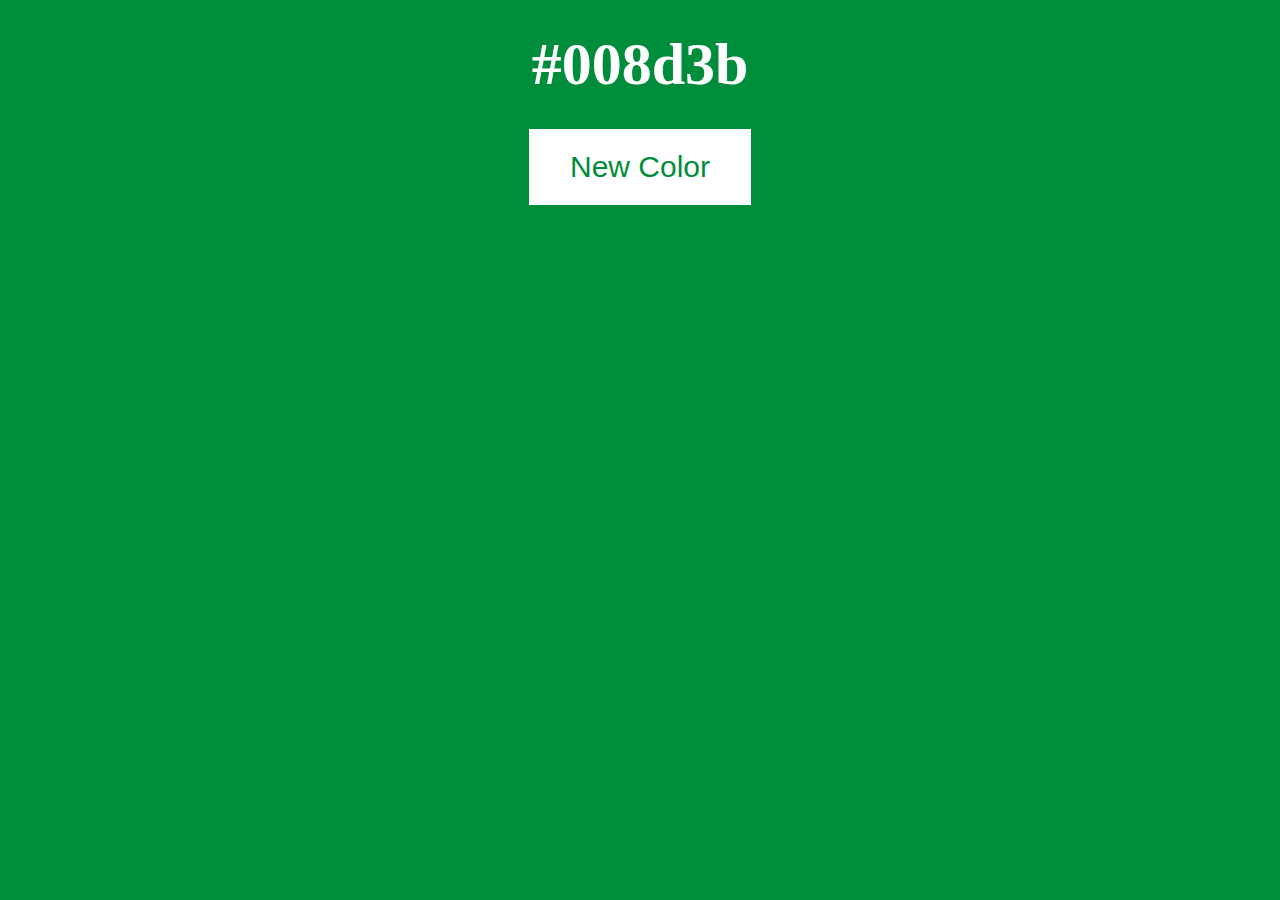
<file: dm_13_ur_complicated/index.html>
<!DOCTYPE html>
<html lang="ru">
<head>
    <meta charset="UTF-8">
    <meta name="viewport" content="width=device-width, initial-scale=1.0">
    <meta http-equiv="X-UA-Compatible" content="ie=edge">
    <title>Урок 13 RondomColor </title>
    <link rel="stylesheet" href="css/style.css">
</head>
<body>
    <div class="wrapper">
        <h1>#008d3b</h1>
        <button id="change">New Color</button>
    </div>
    <script src="js/script.js" type="application/ecmascript"></script>
</body>
</html>
</file>
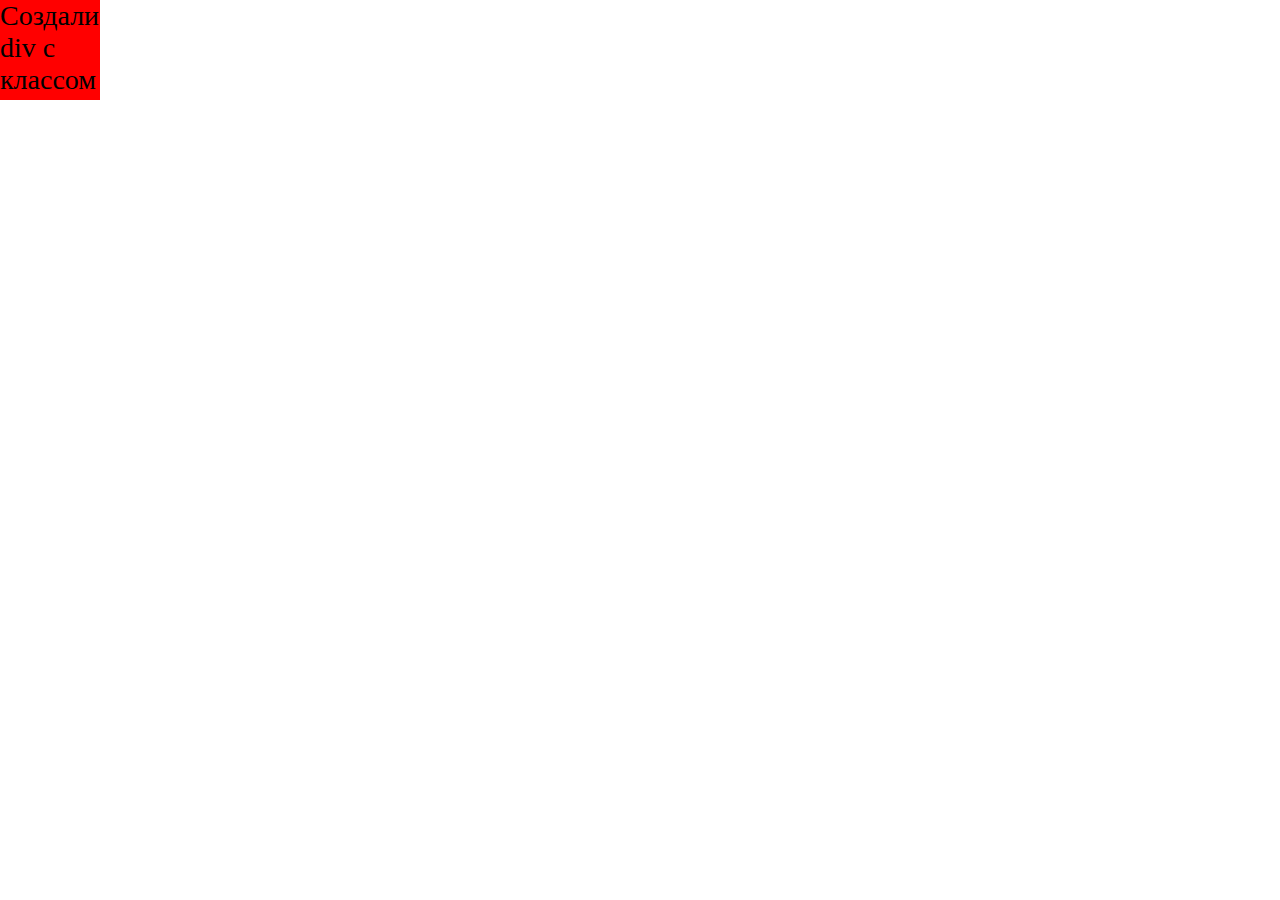
<file: dm_14_ur_complicated/index.html>
<!DOCTYPE html>
<html lang="ru">
<head>
    <meta charset="UTF-8">
    <meta name="viewport" content="width=device-width, initial-scale=1.0">
    <title>Document</title>
</head>
<body>
    <script src="script.js"></script>
</body>
</html>
</file>
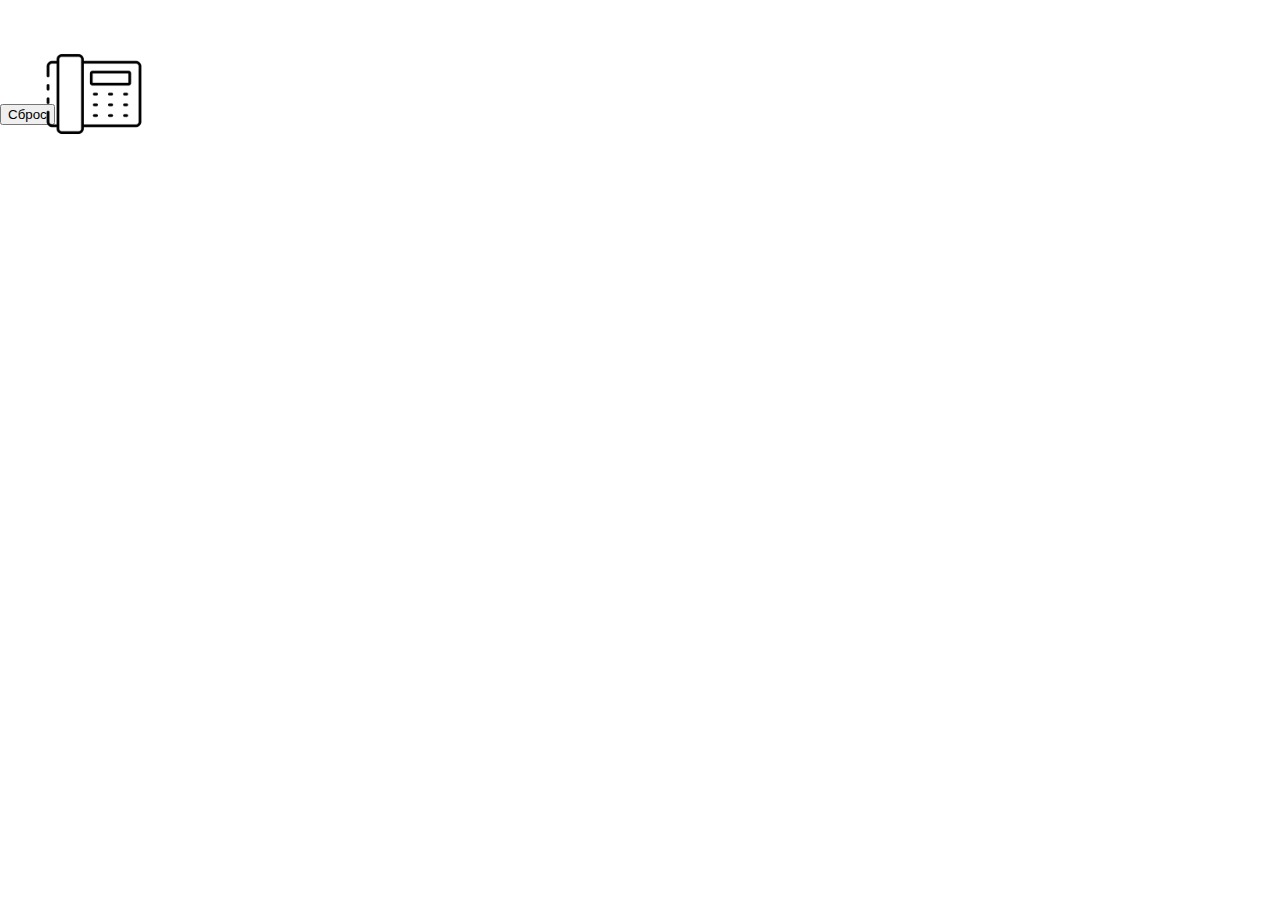
<file: dm_18_ur_complicated_2/index.html>
<!DOCTYPE html>
<html lang="ru">
<head>
    <meta charset="UTF-8">
    <meta name="viewport" content="width=device-width, initial-scale=1.0">
    <title>Dурок18 усложненный 1</title>
    <link rel="stylesheet" href="style.css">
</head>
<body>
    <div class='anima' >
        <img src="img/landline.png" alt="anima">
    </div>
    <button type="reset">Сброс</button>
    <script src="scrip.js"></script>
</body>
</html>
</file>
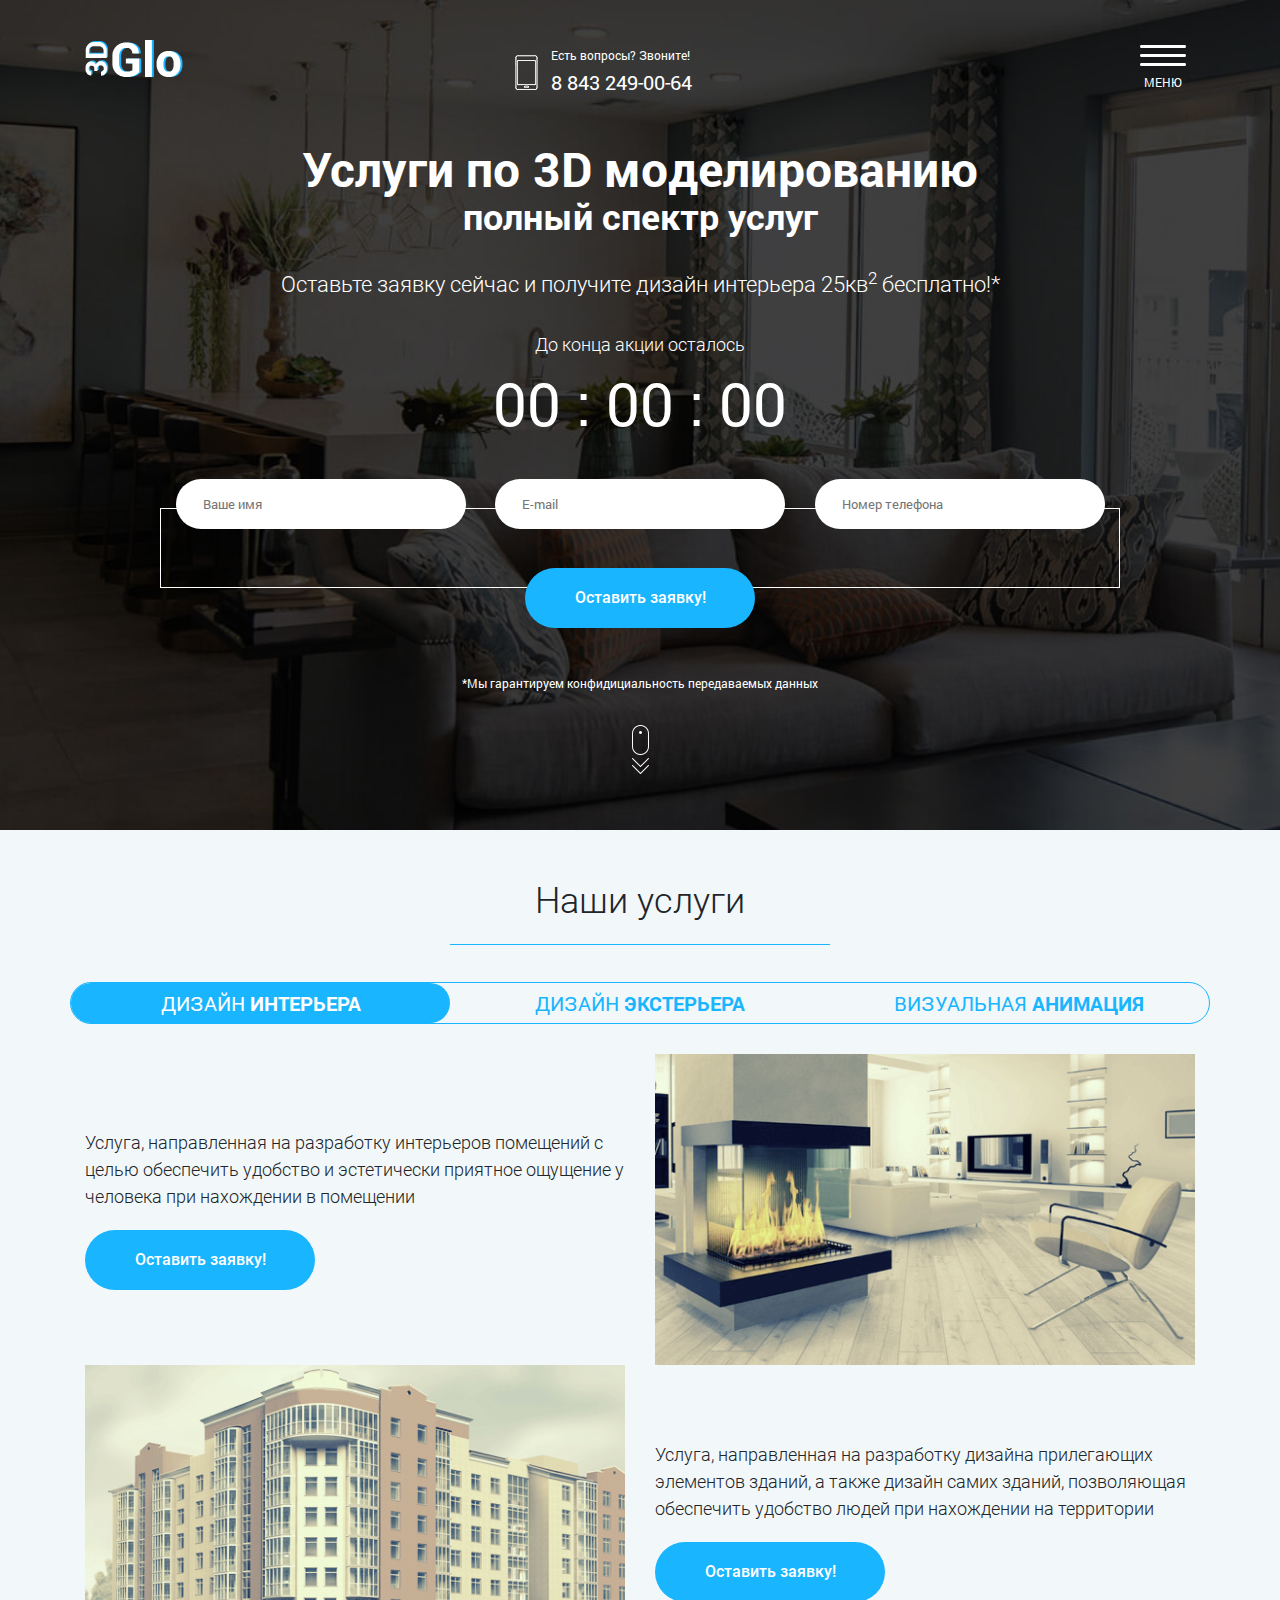
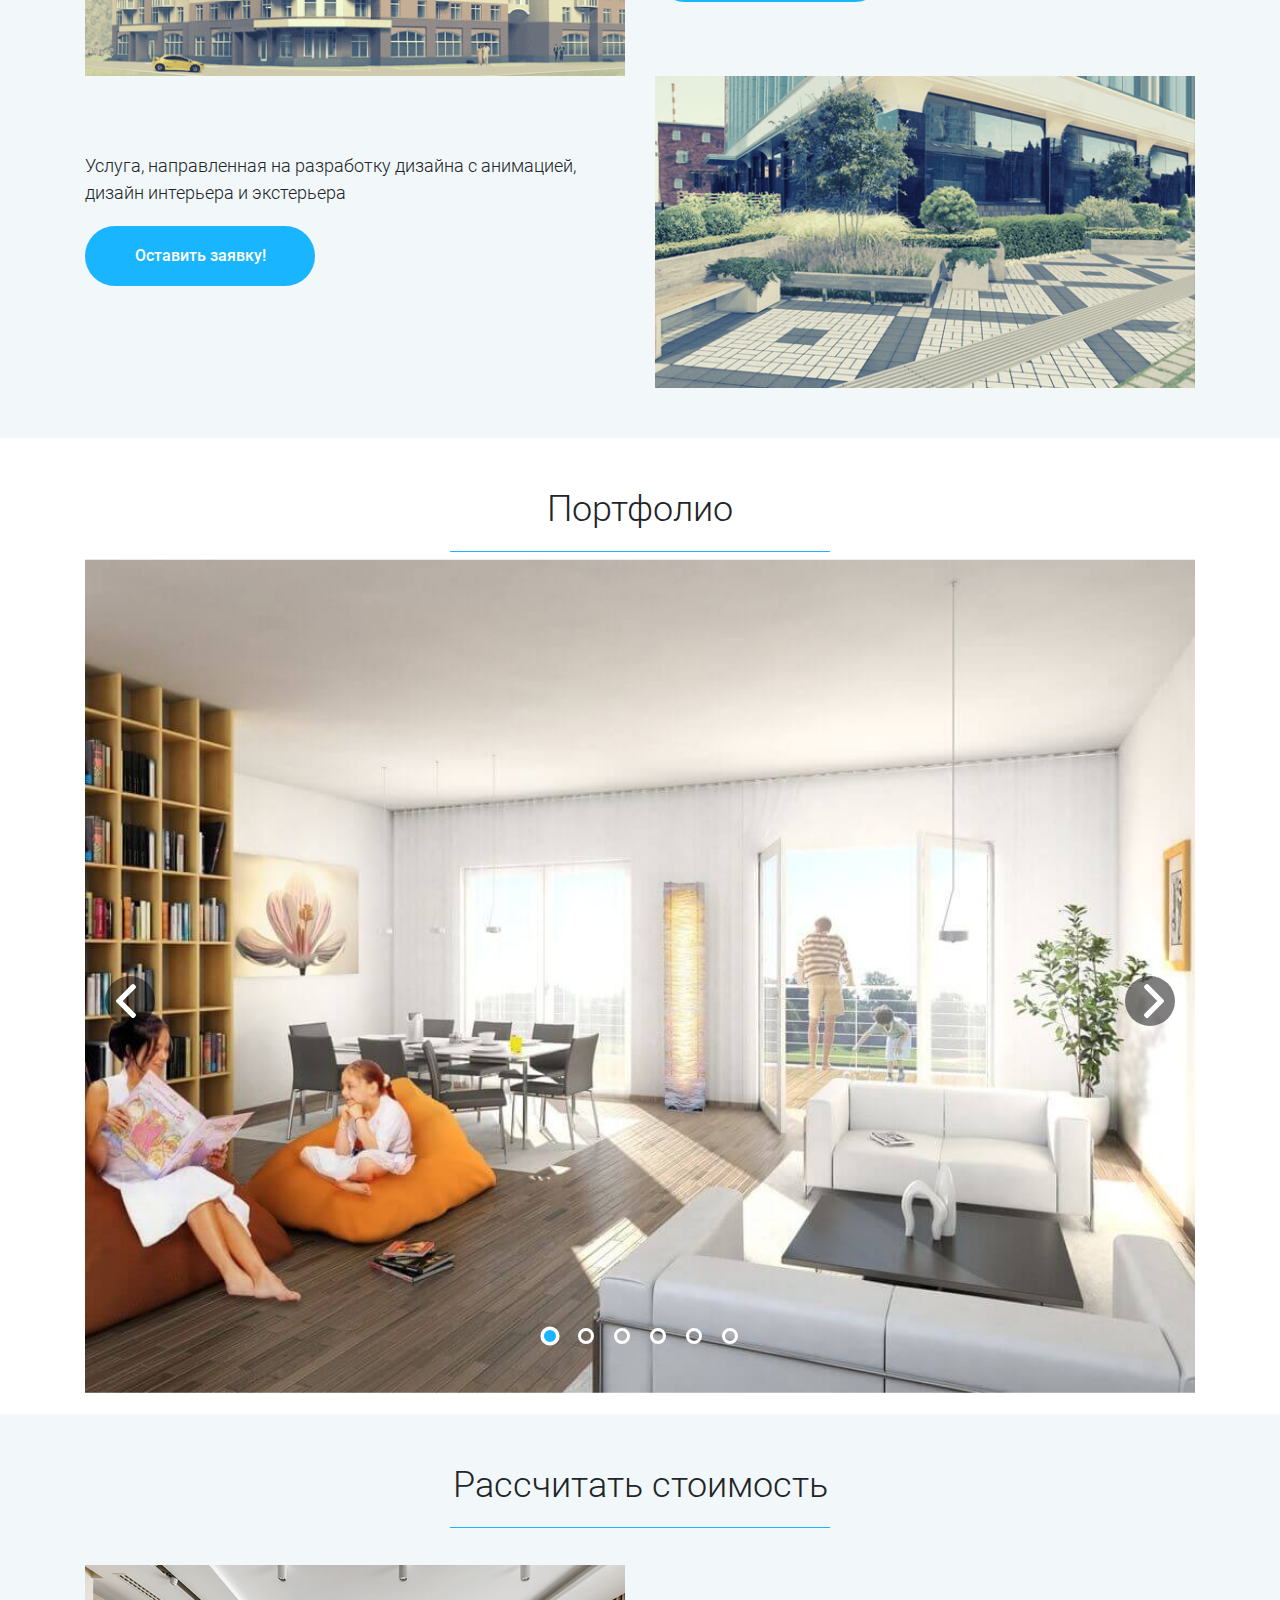
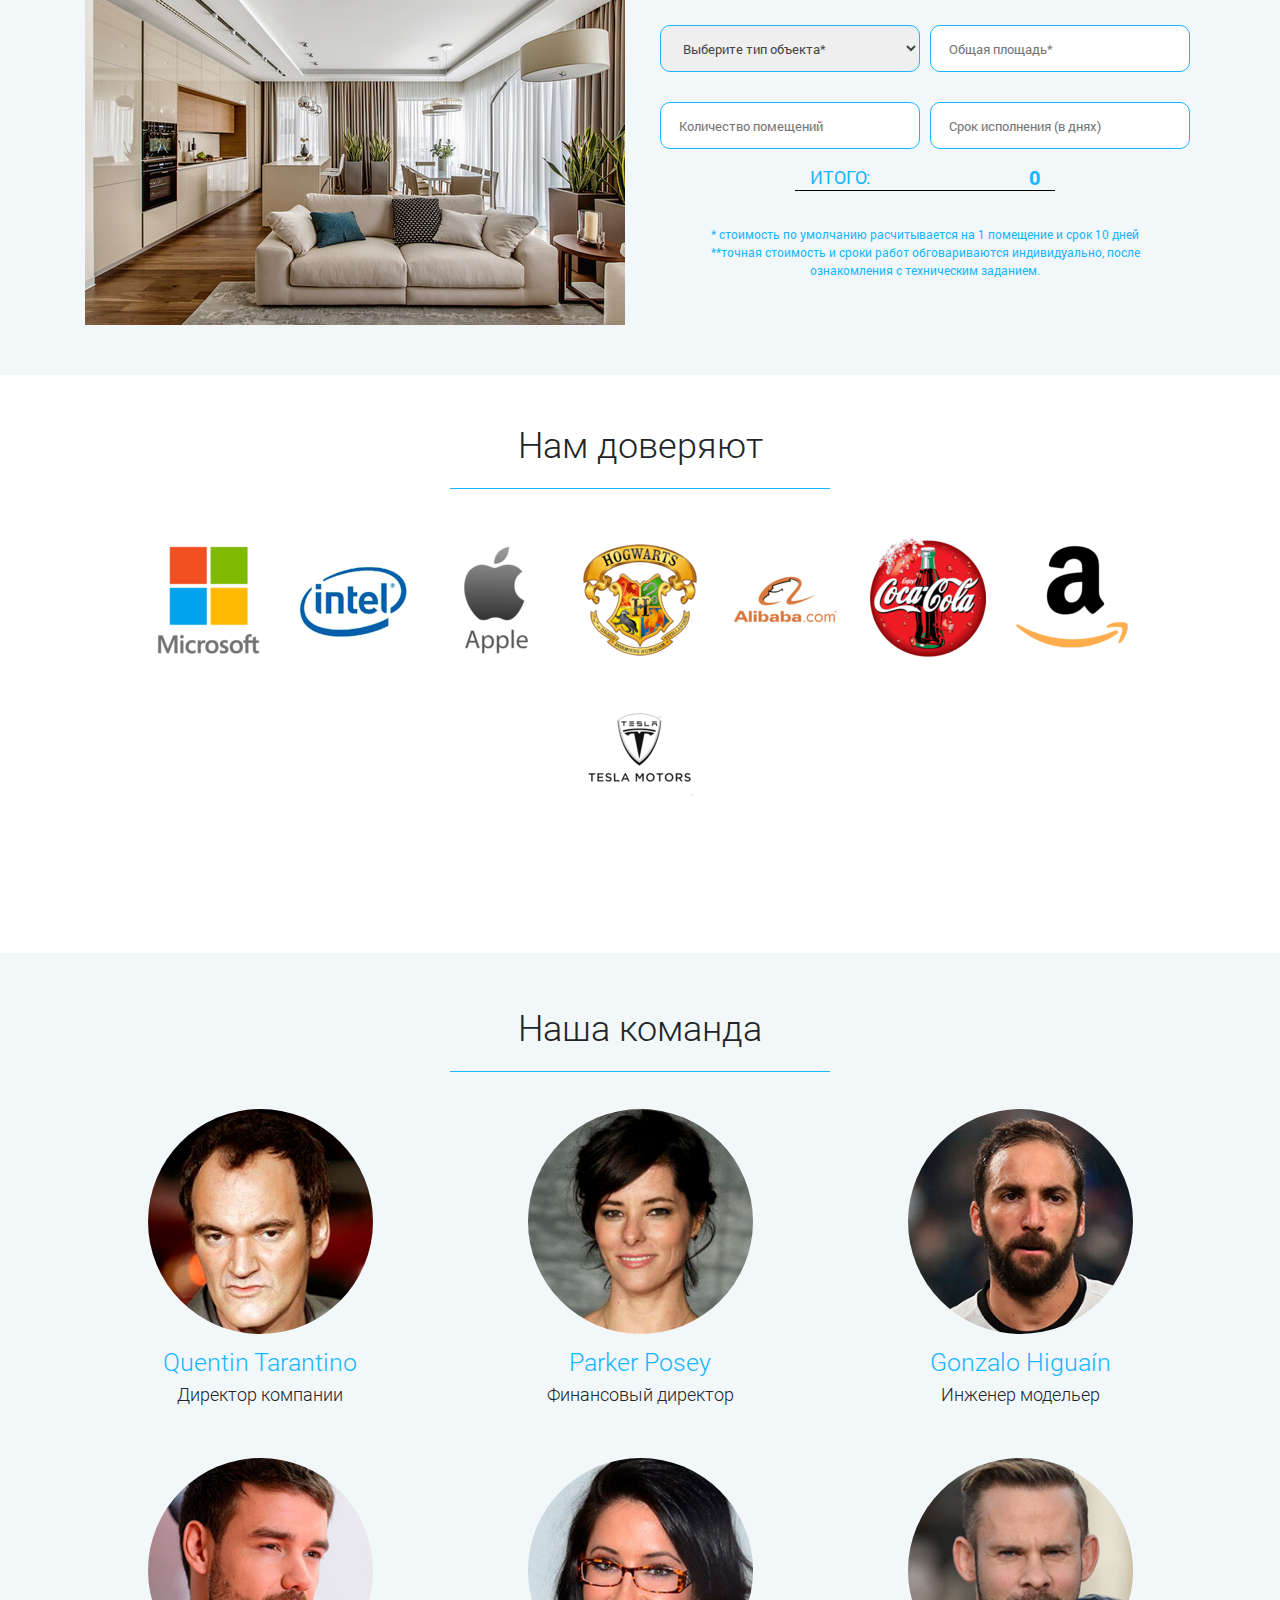
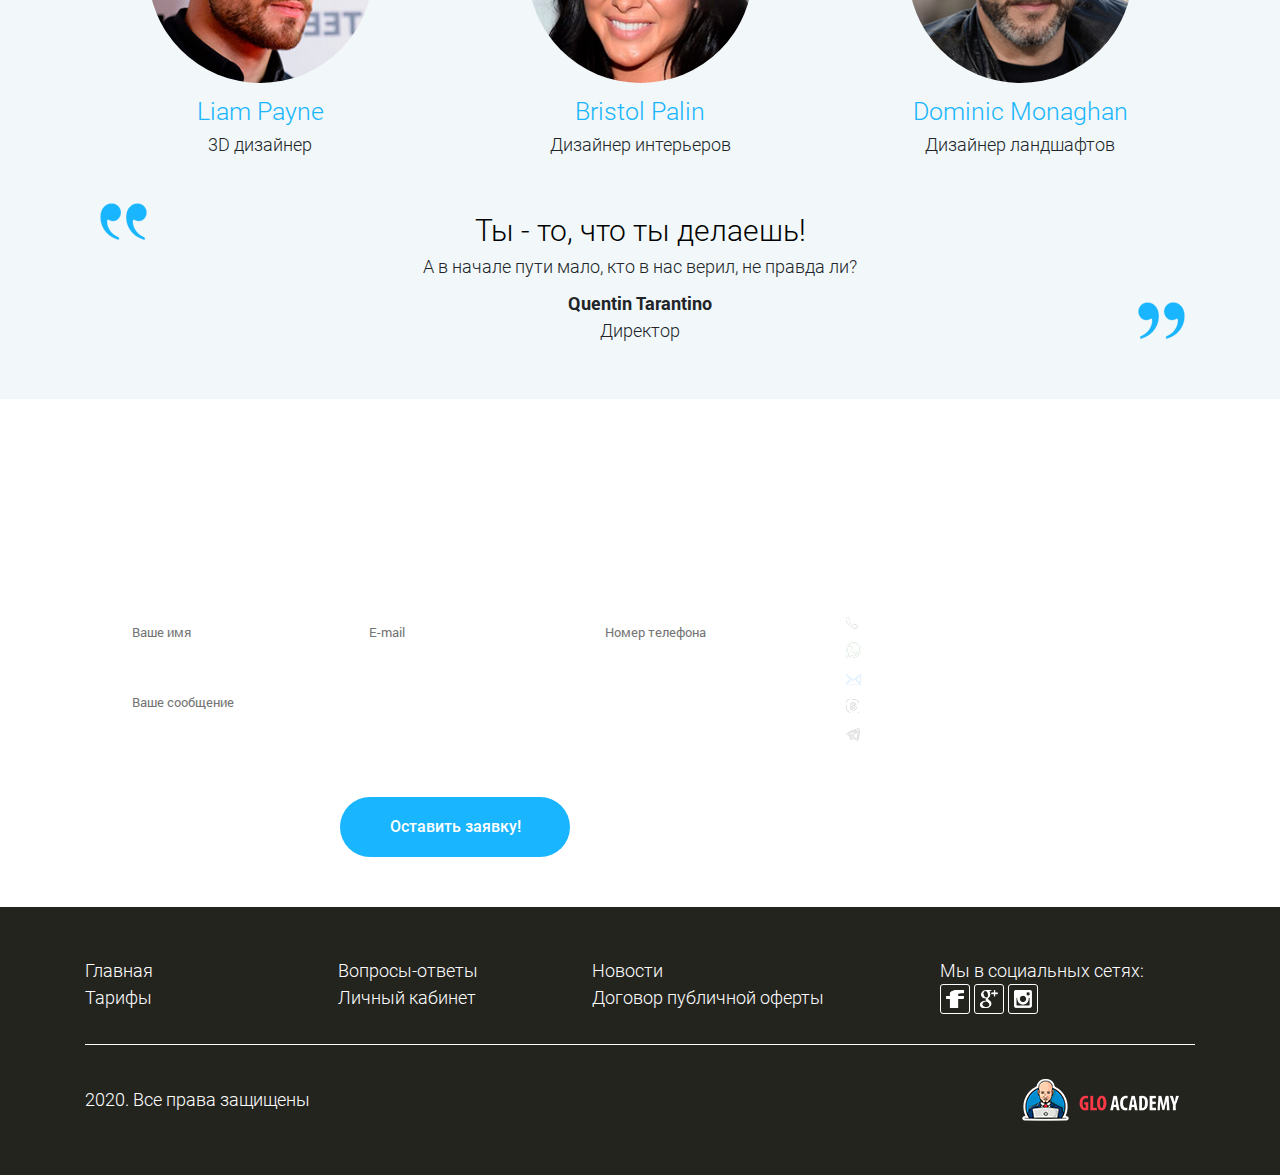
<file: dm_19_ur_complicated/index.html>
<!DOCTYPE html>
<html lang="ru">

<head>
	<meta charset="UTF-8">
	<meta http-equiv="X-UA-Compatible" content="IE=edge">
	<meta name="viewport" content="width=device-width, initial-scale=1">
	<title>Услуги по 3D моделированию</title>
	<link rel="stylesheet" href="./css/bootstrap.min.css">
	<link rel="stylesheet" href="./css/style.min.css">
	<link rel="apple-touch-icon" sizes="180x180" href="./images/favicon/apple-touch-icon.png">
	<link rel="icon" type="image/png" sizes="32x32" href="./images/favicon/favicon-32x32.png">
	<link rel="icon" type="image/png" sizes="16x16" href="./images/favicon/favicon-16x16.png">
	<link rel="mask-icon" href="./images/favicon/safari-pinned-tab.svg" color="#5bbad5">
	<meta name="msapplication-TileColor" content="#b91d47">
	<meta name="theme-color" content="#ffffff">
</head>

<body>

<main>
	<header>
		<div class="container">
			<div class="row justify-content-between main-header">
				<div class="col-md-2 col-sm-4 col-4">
					<div class="logo">
						<img class="logo-img" src="images/3dglo.png" alt="...">

					</div>
				</div>
				<div class="col-md-4 col-md-offset-6 col-sm-4 col-sm-offset-2 col-5 col-offset-0">
					<div class="media phone-media">
						<div class="media-left media-middle">
							<img class="media-object" src="images/phone.svg" alt="...">
						</div>
						<div class="media-body">
							<small>Есть вопросы? Звоните!</small>
							<p class="phone">8 843 249-00-64</p>
						</div>
					</div>

				</div>
				<div class="col-md-1 col-sm-2 col-3">
					<div class="menu">
						<img src="images/menu.svg" alt=""><br>
						<small>Меню</small>
					</div>
				</div>
			</div>
		</div>
	</header>

	<h1>Услуги по 3D моделированию</h1>
	<h2>полный спектр услуг</h2>
	<div class="timer">
		<div class="timer-title">Оставьте заявку сейчас и получите дизайн интерьера 25кв<sup>2</sup> бесплатно!*
		</div>
		<div class="timer-action">
			До конца акции осталось
		</div>
		<div class="timer-numbers" id="timer">
			<span id="timer-hours">19</span>
			<span>:</span>
			<span id="timer-minutes">45</span>
			<span>:</span>
			<span id="timer-seconds">12</span>
		</div>
	</div>
	<form id="form1" name="user_form" class="main-form">
		<div class="main-form-input container">
			<div class="row">
				<div class="col-12 col-lg-4">
					<input type="text" class="form-name" id="form1-name" name="user_name" placeholder="Ваше имя" required>
				</div>
				<div class="col-12 col-lg-4">
					<input type="email" class="form-email" id="form1-email" name="user_email" placeholder="E-mail">
				</div>
				<div class="col-12 col-lg-4">
					<input type="tel" class="form-phone" id="form1-phone" name="user_phone" placeholder="Номер телефона" required>
				</div>
			</div>
		</div>
		<div class="container">
			<div class="row justify-content-center">
				<button class="btn form-btn" type="submit">Оставить заявку!</button>
			</div>
		</div>
	</form>
	<small>*Мы гарантируем конфидициальность передаваемых данных</small>
	<br>
	<a href="#service-block"><img src="images/scroll.svg" alt=""></a>
</main>


<menu>
	<a class="close-btn" href="#close">&times;</a>
	<ul>
		<li><a href="#service-block">Наши услуги</a></li>
		<li><a href="#portfolio">Портфолио</a></li>
		<li><a href="#calc">Калькулятор стоимости</a></li>
		<li><a href="#command">Наша команда</a></li>
		<li><a href="#connect">Остались вопросы?</a></li>
	</ul>
</menu>


<div id="service-block" class="service">
	<div class="container">
		<h2>Наши услуги</h2>
		<div class="underline"></div>
		<div class="row service-header">
			<div class="col-12 col-lg-4 service-header-tab active">Дизайн <span>интерьера</span></div>
			<div class="col-12 col-lg-4 service-header-tab">Дизайн <span>экстерьера</span></div>
			<div class="col-12 col-lg-4 service-header-tab">Визуальная <span>анимация</span></div>
		</div>

		<div class="service-tab row">
			<div class="service-outer col-md-6 col-sm-6 col-12">
				<div class="service-inner">
					<div class="service-text">
						<p>Услуга, направленная на разработку интерьеров помещений с целью обеспечить удобство и
							эстетически приятное ощущение у человека при нахождении в помещении</p>
						<button class="btn form-btn popup-btn">Оставить заявку!</button>
					</div>
				</div>
			</div>
			<div class="col-md-6 col-sm-6">
				<img src="images/service/service-1.png" alt="">
			</div>
		</div>


		<div class="service-tab row">
			<div class="col-md-6 col-sm-6">
				<img src="images/service/service-2.png" alt="">
			</div>
			<div class="service-outer col-md-6 col-sm-6 col-12">
				<div class="service-inner">
					<p>Услуга, направленная на разработку дизайна прилегающих элементов зданий, а также дизайн самих
						зданий, позволяющая обеспечить удобство людей при нахождении на территории</p>
					<button class="btn form-btn popup-btn">Оставить заявку!</button>

				</div>
			</div>

		</div>


		<div class="service-tab row">
			<div class="service-outer col-md-6 col-sm-6 col-12">
				<div class="service-inner">
					<p>Услуга, направленная на разработку дизайна с анимацией, дизайн интерьера и экстерьера</p>
					<button class="btn form-btn popup-btn">Оставить заявку!</button>

				</div>
			</div>
			<div class="col-md-6 col-sm-6">
				<img src="images/service/service-3.png" alt="">
			</div>
		</div>


	</div>
</div>

<div id="portfolio" class="portfolio">
	<div class="container">
		<h2>Портфолио</h2>
		<div class="underline"></div>
		<ul class="portfolio-content" id="all-progects">
			<li class="portfolio-item portfolio-item-active"><img src="images/portfilio/portfolio-01.jpg"
																														alt="portfolio"></li>
			<li class="portfolio-item"><img src="images/portfilio/portfolio-04.jpg" alt="portfolio"></li>
			<li class="portfolio-item"><img src="images/portfilio/portfolio-06.jpg" alt="portfolio"></li>
			<li class="portfolio-item"><img src="images/portfilio/portfolio-07.jpg" alt="portfolio"></li>
			<li class="portfolio-item"><img src="images/portfilio/portfolio-08.jpg" alt="portfolio"></li>
			<li class="portfolio-item"><img src="images/portfilio/portfolio-10.jpg" alt="portfolio"></li>
			<a href="#" class="portfolio-btn prev" id="arrow-left"></a>
			<a href="#" class="portfolio-btn next" id="arrow-right"></a>
			<ul class="portfolio-dots">
				<li class="dot dot-active"></li>
				<li class="dot"></li>
				<li class="dot"></li>
				<li class="dot"></li>
				<li class="dot"></li>
				<li class="dot"></li>
			</ul>
		</ul>
	</div>
</div>

<div id="calc" class="calc">
	<div class="container">
		<h2>Рассчитать стоимость</h2>
		<div class="underline"></div>
		<div class="row">
			<div class="col-lg-6 d-none d-lg-block flex">
				<img src="images/calc/flat.jpg" alt="Офис">
			</div>
			<div class="col-lg-6 col-12 flex">
				<div class="calc-block">
					<select class="calc-item calc-type" required>
						<option class="calc-option-title" value="">Выберите тип объекта*</option>
						<option value="1">Интерьер Квартиры</option>
						<option value="1.4">Интерьер Частного дома</option>
						<option value="2">Интерьер Офиса</option>
					</select>
					<input type="text" min="1" step="1" class="calc-item calc-square"
								 placeholder="Общая площадь*">
					<input type="text" min="1" step="1" class="calc-item calc-count"
								 placeholder="Количество помещений">
					<input type="text" min="1" step="1" class="calc-item calc-day"
								 placeholder="Срок исполнения (в днях)">
					<div class="calc-total">ИТОГО: <span id="total">0</span></div>
					<div class="calc-mini">* стоимость по умолчанию расчитывается на 1 помещение и срок 10 дней <br>
						**точная стоимость и сроки работ обговариваются индивидуально, после
						ознакомления с техническим заданием.
					</div>
				</div>

			</div>
		</div>
	</div>
</div>

<div id="companies" class="companies">
	<div class="container">
		<h2>Нам доверяют</h2>
		<div class="underline"></div>
		<div class="companies-wrapper">
			<div class="companies-hor">
				<div class="companies-hor-item"><img src="images/companies/companies-1.png" alt=""></div>
				<div class="companies-hor-item"><img src="images/companies/companies-2.png" alt=""></div>
				<div class="companies-hor-item"><img src="images/companies/companies-3.png" alt=""></div>
				<div class="companies-hor-item"><img src="images/companies/companies-4.png" alt=""></div>
				<div class="companies-hor-item"><img src="images/companies/companies-5.png" alt=""></div>
				<div class="companies-hor-item"><img src="images/companies/companies-6.png" alt=""></div>
				<div class="companies-hor-item"><img src="images/companies/companies-7.png" alt=""></div>
				<div class="companies-hor-item"><img src="images/companies/companies-8.png" alt=""></div>
			</div>
		</div>
	</div>
</div>

<div id="command" class="command">
	<div class="container">
		<h2>Наша команда</h2>
		<div class="underline"></div>
		<div class="row">
			<div class="col-md-4 col-sm-6 col-12">
				<img class="command__photo" src="images/command/command-1.jpg"
						 data-img="images/command/command-1a.jpg" alt="">
				<div class="description">Quentin Tarantino</div>
				<p>Директор компании</p>
			</div>
			<div class="col-md-4 col-sm-6 col-12">
				<img class="command__photo" src="images/command/command-2.jpg"
						 data-img="images/command/command-2a.jpg" alt="">
				<div class="description">Parker Posey</div>
				<p>Финансовый директор</p>
			</div>
			<div class="col-md-4 col-sm-6 col-12">
				<img class="command__photo" src="images/command/command-3.jpg"
						 data-img="images/command/command-3a.jpg" alt="">
				<div class="description">Gonzalo Higuaín</div>
				<p>Инженер модельер</p>
			</div>
			<div class="col-md-4 col-sm-6 col-12">
				<img class="command__photo" src="images/command/command-4.jpg"
						 data-img="images/command/command-4a.jpg" alt="">
				<div class="description">Liam Payne</div>
				<p>3D дизайнер</p>
			</div>
			<div class="col-md-4 col-sm-6 col-12">
				<img class="command__photo" src="images/command/command-5.jpg"
						 data-img="images/command/command-5a.jpg" alt="">
				<div class="description">Bristol Palin</div>
				<p>Дизайнер интерьеров</p>
			</div>
			<div class="col-md-4 col-sm-6 col-12">
				<img class="command__photo" src="images/command/command-6.jpg"
						 data-img="images/command/command-6a.jpg" alt="">
				<div class="description">Dominic Monaghan</div>
				<p>Дизайнер ландшафтов</p>
			</div>
		</div>
		<div class="quote">
			<img class="cov-left" src="images/command/cov-1.png" alt="">
			<div class="description">Ты - то, что ты делаешь!</div>
			<p>А в начале пути мало, кто в нас верил, не правда ли?</p>
			<span>Quentin Tarantino</span>
			<p>Директор</p>
			<img class="cov-right" src="images/command/cov-2.png" alt="">
		</div>
	</div>
</div>

<div id="connect" class="connect">
	<div class="container">
		<h2>Остались вопросы?</h2>
		<div class="underline"></div>
		<div class="description">Задайте их в форме ниже и наши специалисты свяжуться с Вами!</div>
		<div class="row">
			<div class="col-md-8 col-sm-8 col-12">
				<form id="form2" name="user_form" class="footer-form">
					<div class="footer-form-input">
						<div class="row">
							<div class="col-md-4 col-md-offset-0 col-sm-12 col-sm-offset-0">
								<input class="top-form" id="form2-name" type="text" name="user_name"
											 placeholder="Ваше имя" required>
							</div>
							<div class="col-md-4 col-md-offset-0 col-sm-12 col-sm-offset-0">
								<input class="top-form form-email" id="form2-email" type="email" name="user_email"
											 placeholder="E-mail">
							</div>
							<div class="col-md-4 col-md-offset-0 col-sm-12 col-sm-offset-0">
								<input class="top-form form-phone" id="form2-phone" type="tel" name="user_phone"
											 placeholder="Номер телефона" required>
							</div>
							<div class="col-md-12 col-sm-12 col-12">
								<input class="mess" id="form2-message" name="user_message"
											 placeholder="Ваше сообщение">
							</div>
						</div>
					</div>

					<div class="justify-content-center">
						<div>
							<button class="btn form-btn" type="submit">Оставить заявку!</button>
						</div>
					</div>
				</form>
			</div>

			<div class="col-md-4 col-sm-4 col-12">
				<div class="connect-adress">
					<img src="images/connect/phone.svg" alt="">
					<p>+ 7 843 249 00 64</p>
				</div>
				<div class="connect-adress">
					<img src="images/connect/whatsapp.svg" alt="">
					<p>+ 7 843 249 00 64</p>
				</div>
				<div class="connect-adress">
					<img src="images/connect/letter.svg" alt="">
					<p>manager@glo-academy.ru</p>
				</div>
				<div class="connect-adress">
					<img src="images/connect/skype.svg" alt="">
					<p>skype: glo-academy</p>
				</div>
				<div class="connect-adress">
					<img src="images/connect/tele.svg" alt="">
					<p>telegram: glo-academy</p>
				</div>
				<p>График работы: с 9-00 до 18-00. Пн.-Пт.</p>
			</div>
		</div>
	</div>
</div>

<footer>
	<div class="container">
		<div class="row justify-content-between">
			<div class="col-md-2 col-sm-2 col-12">
				<a href="#">Главная</a><br>
				<a href="#">Тарифы</a><br>
			</div>
			<div class="col-md-2 col-sm-3 col-12">
				<a href="#">Вопросы-ответы</a><br>
				<a href="#">Личный кабинет</a><br>
			</div>
			<div class="col-md-3 col-sm-4 col-12">
				<a href="#">Новости</a><br>
				<a href="#">Договор публичной оферты</a><br>
			</div>
			<div class="col-md-3 col-md-offset-2 col-sm-3 col-sm-offset-0 col-12 col-offset-0">
				<p>Мы в социальных сетях:</p>
				<a href=""><img src="images/footer/face.svg" alt=""></a>
				<a href=""><img src="images/footer/google.svg" alt=""></a>
				<a href=""><img src="images/footer/insta.svg" alt=""></a>
			</div>
		</div>
		<div class="line"></div>
		<div class="row">
			<div class="col-md-6 col-sm-6 col-12 d-flex align-items-center">
				<p>2020. Все права защищены</p>
			</div>
			<div class="col-md-6 col-sm-6 col-12 web">
				<img src="./images/footer/academy.png" alt="">
			</div>
		</div>
	</div>
</footer>

<div class="popup">
	<div class="popup-content">
		<button class="popup-close">&times;</button>
		<div class="main-form">
			<h3>Введите свои данные для связи с нами!</h3>
			<form id="form3" name="user_form">
				<div>
					<input type="text" class="form-name" id="form3-name" name="user_name" placeholder="Ваше имя"
								 required>
				</div>
				<div>
					<input type="tel" class="form-phone" id="form3-phone" name="user_phone"
								 placeholder="Ваш номер телефона" required>
				</div>
				<div>
					<input type="email" class="form-email" id="form3-email" name="user_email"
								 placeholder="Ваш E-mail">
				</div>
				<button class="btn form-btn" type="submit">Оставить заявку!</button>
			</form>
		</div>
	</div>
</div>
	<script src="script/script.js"></script>
</body>
</html>
</file>
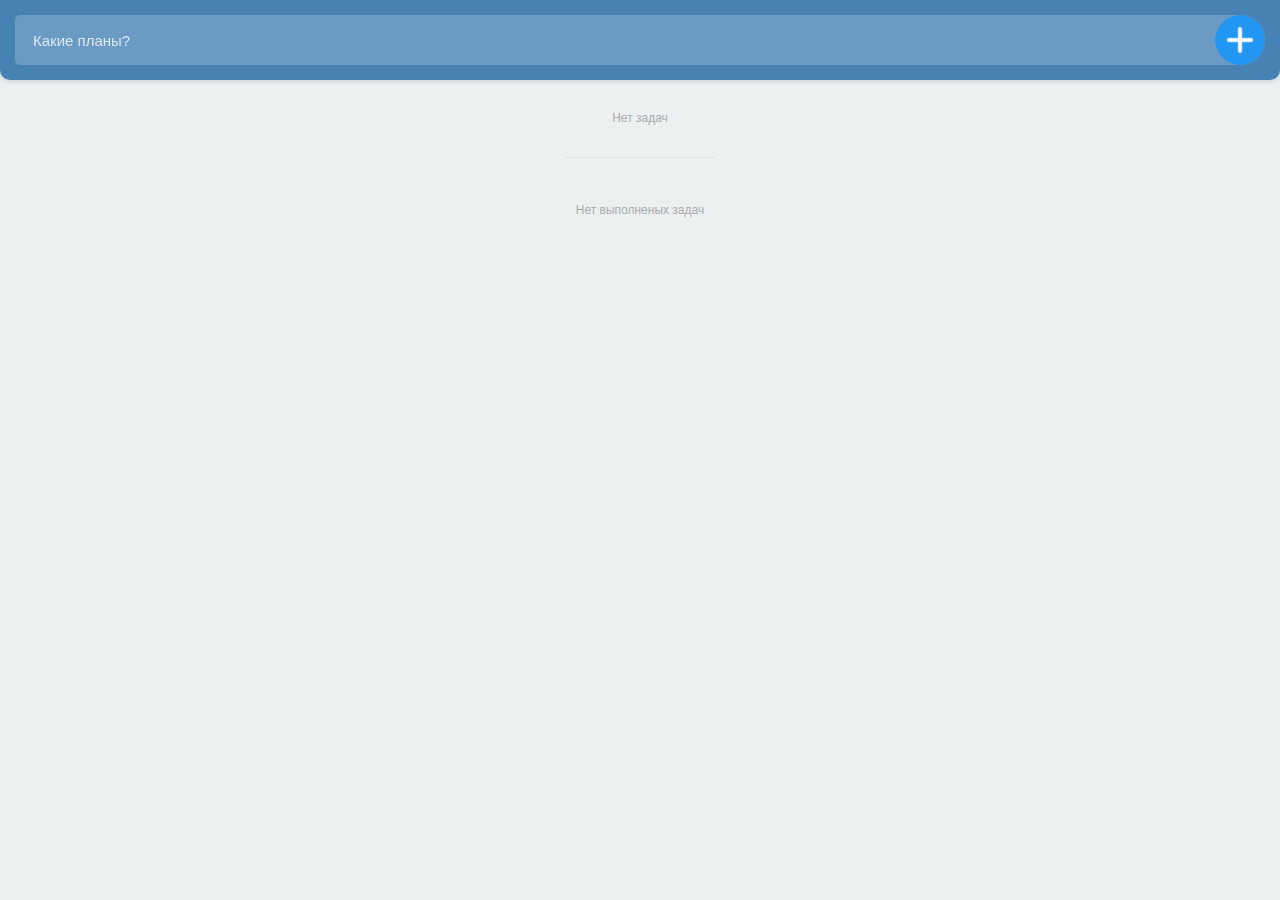
<file: dm_22_ur_complicated/index.html>
<!doctype html>
<html lang="ru">

<head>
	<meta charset="UTF-8">
	<meta name="viewport"
		content="width=device-width, user-scalable=no, initial-scale=1.0, maximum-scale=1.0, minimum-scale=1.0">
	<meta http-equiv="X-UA-Compatible" content="ie=edge">
	<title>ToDo</title>

	<link rel="stylesheet" type="text/css" href="css/normalize.css">
	<link rel="stylesheet" type="text/css" href="css/style.css">
	<script src="js/script.js" defer></script>
</head>

<body>

	<header class="header">
		<form class="todo-control">
			<label><input class="header-input" type="text" placeholder="Какие планы?"></label>
			<button class="header-button" id="add"></button>
		</form>
	</header>

	<div class="todo-container">

		<ul class="todo todo-list" id="todo">
			<li class="todo-item">
				<span class="text-todo">Купить МиниКупер</span>
				<div class="todo-buttons">
					<button class="todo-remove"></button>
					<button class="todo-complete"></button>
				</div>
			</li>
			<li class="todo-item">
				<span class="text-todo">Выполнить усложненное задание</span>
				<div class="todo-buttons">
					<button class="todo-edit"></button>
					<button class="todo-remove"></button>
					<button class="todo-complete"></button>
				</div>
			</li>
		</ul>

		<ul class="todo todo-completed" id="completed">
			<li class="todo-item">
				<span class="text-todo">Продать Мазду</span>
				<div class="todo-buttons">
					<button class="todo-remove"></button>
					<button class="todo-complete"></button>
				</div>
			</li>
		</ul>
	</div>

</body>

</html>
</file>
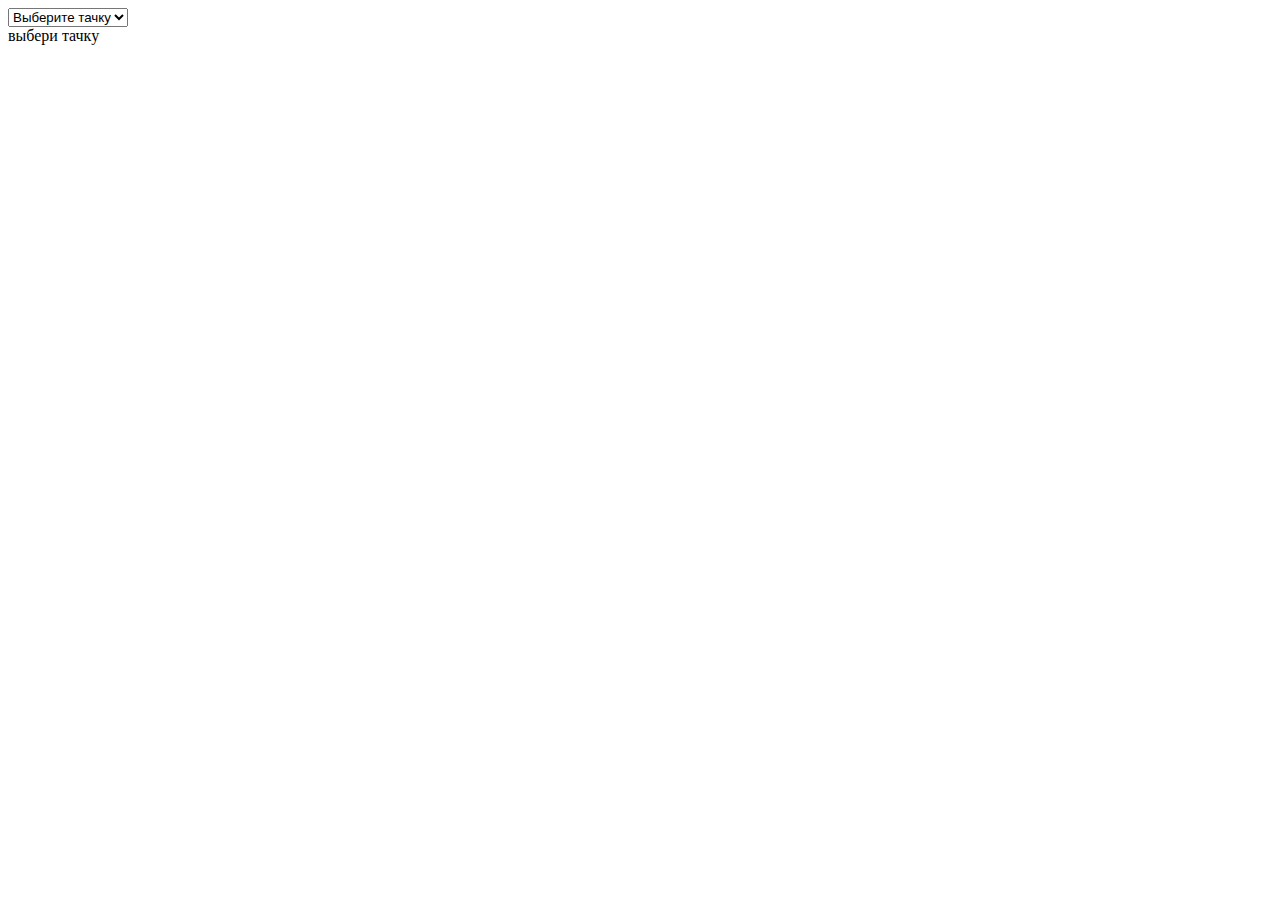
<file: dm_28_ur_complicated/index.html>
<!DOCTYPE html>
<html lang="en">

<head>
    <meta charset="UTF-8">
    <meta name="viewport" content="width=device-width, initial-scale=1.0">
    <meta http-equiv="X-UA-Compatible" content="ie=edge">
    <title>Document</title>
    <style>

    </style>
</head>

<body>

<select id="cars">
    <option value="no">Выберите тачку</option>
    <option value="bmw">bmw</option>
    <option value="volvo">volvo</option>
</select>

<div id="output">
    выбери тачку
</div>


<script src="script.js"></script>
</body>

</html>
</file>
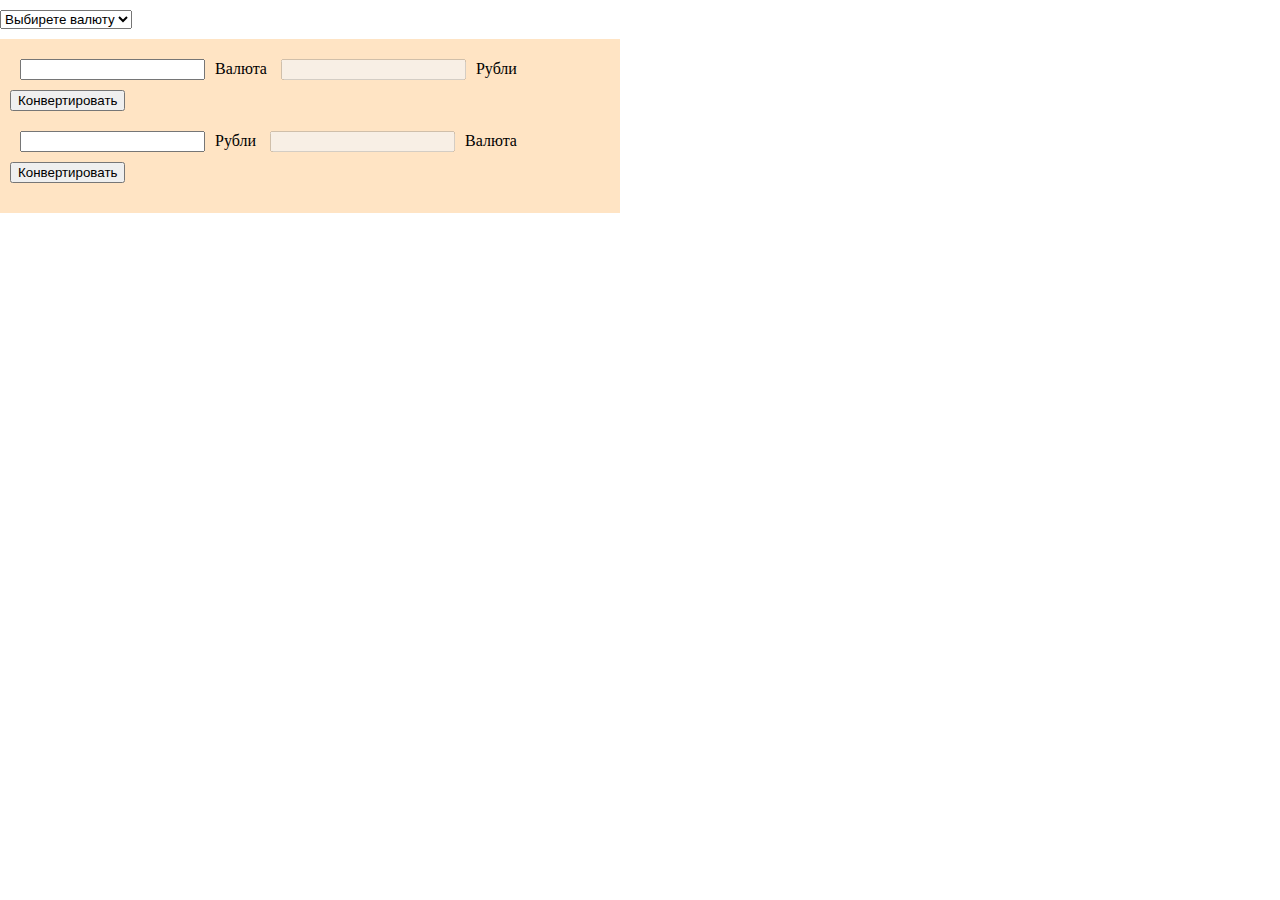
<file: dm_29_ur_complicated/index.html>
<!DOCTYPE html>
<html lang="ru">
<head>
    <meta charset="UTF-8">
    <meta name="viewport" content="width=device-width, initial-scale=1.0">
    <title>Document</title>
    <link rel="stylesheet" href="style.css">
</head>
<body>
    <div>
        <select id="valuta">
            <option value="no">Выбирете валюту</option>
        </select>    
    </div>
    <div id="conteyners">
        <div id="konv1">
            <div >
                <input type="text" id="item"><span id="itemName">Валюта</span>
                <input type="text" id="konvert-valuta" disabled><span>Рубли</span>
            </div>
            <button>Конвертировать</button>
        </div>
        <div  id="konv2">
            <div>
                <input type="text" id="item"><span>Рубли</span>
                <input type="text" id="konvert-valuta" disabled><span id="itemName">Валюта</span>
            </div>
            <button>Конвертировать</button>
        </div>
    </div>
</body>
    <script src="script.js"></script>
</html>
</file>
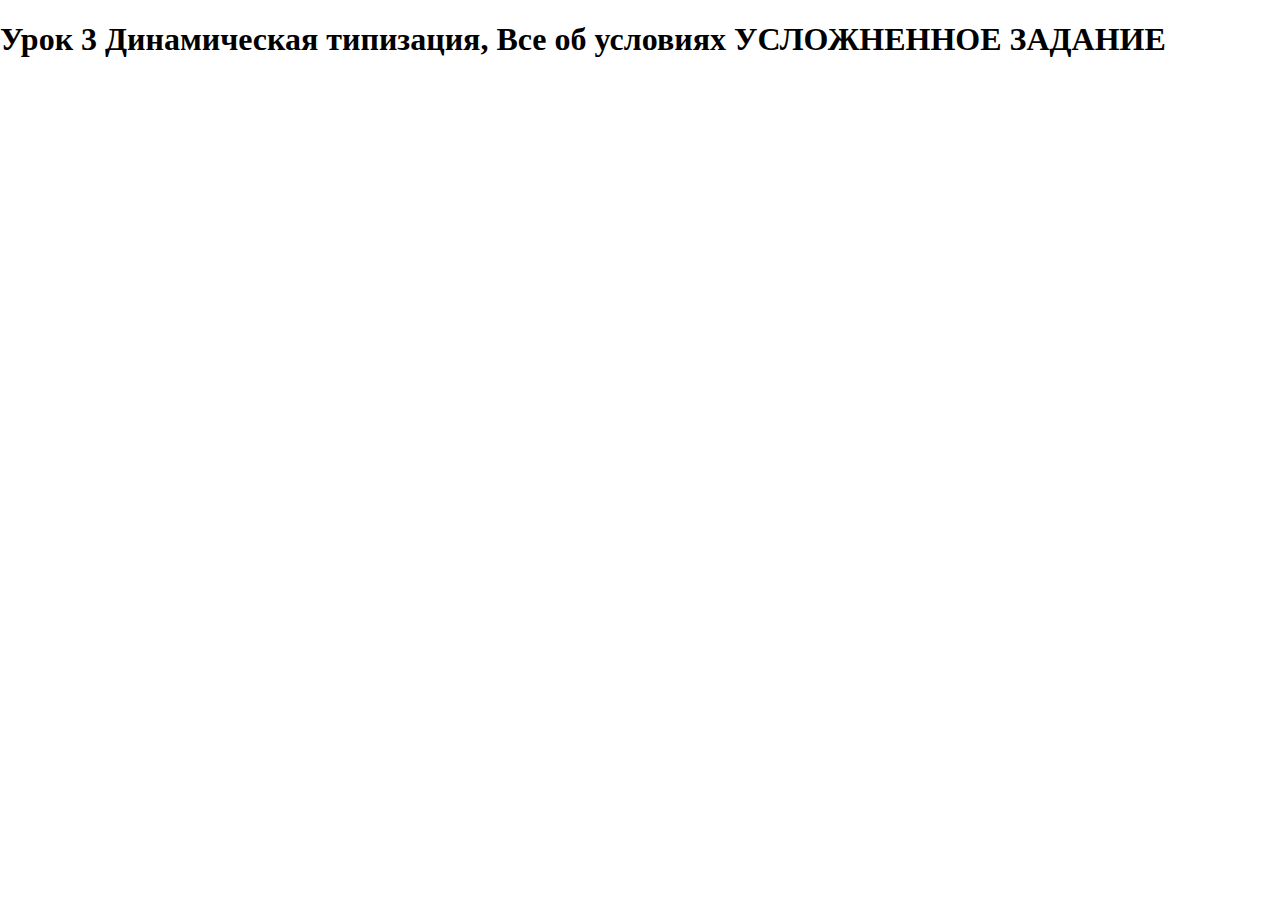
<file: dm_3_ur_complicated/index.html>
<!DOCTYPE html>
<html lang="ru">
<head>
    <meta charset="UTF-8">
    <meta name="viewport" content="width=device-width, initial-scale=1.0">
    <meta http-equiv="X-UA-Compatible" content="ie=edge">
    <title>Урок 3 Динамическая типизация, Все об условиях УСЛОЖНЕННОЕ ЗАДАНИЕ</title>
    <link rel="stylesheet" href="css/style.css">
</head>
<body>
    <h1>Урок 3 Динамическая типизация, Все об условиях УСЛОЖНЕННОЕ ЗАДАНИЕ</h1>
    <script src="js/script.js"></script>
</body>
</html>
</file>
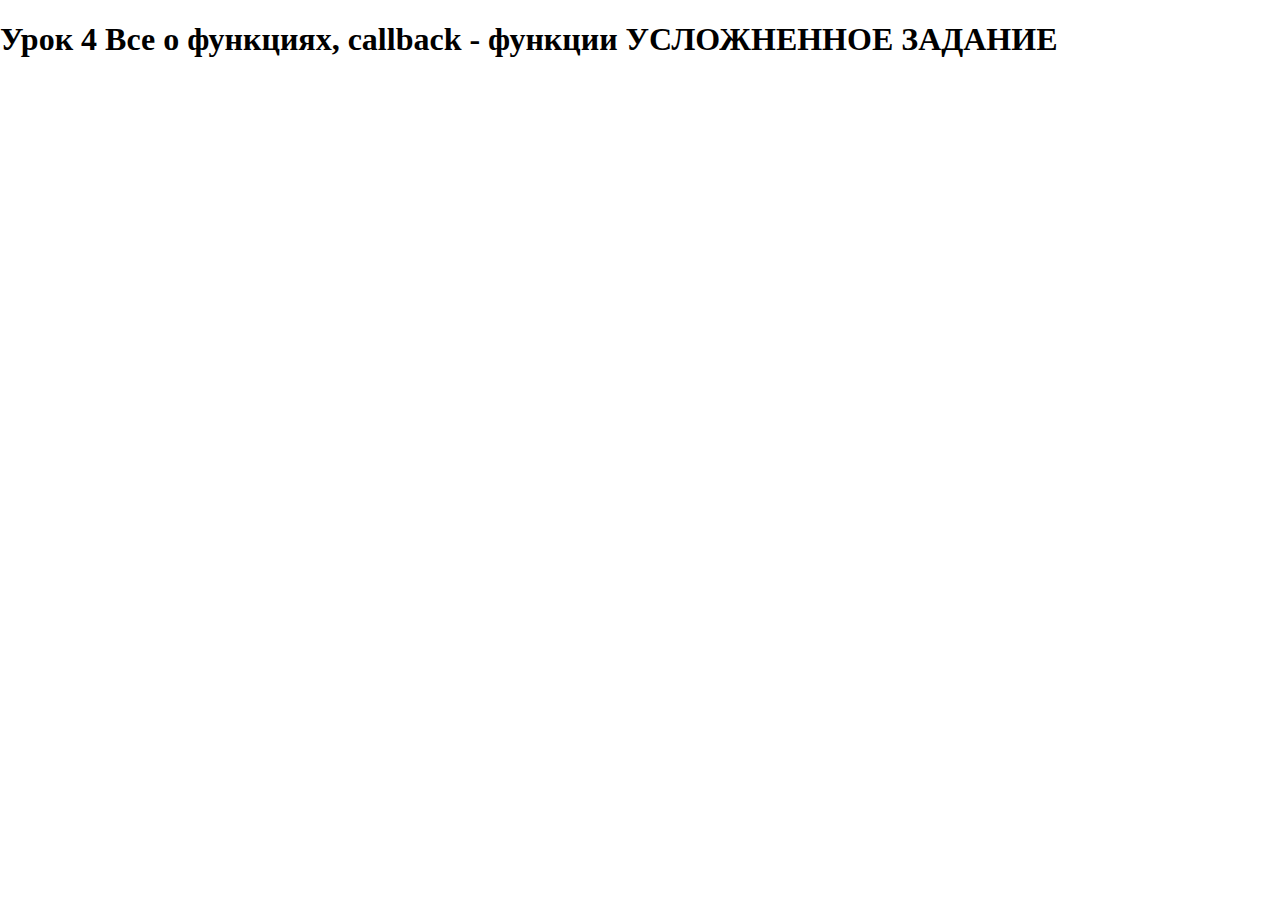
<file: dm_4_ur_complicated/index.html>
<!DOCTYPE html>
<html lang="ru">
<head>
    <meta charset="UTF-8">
    <meta name="viewport" content="width=device-width, initial-scale=1.0">
    <meta http-equiv="X-UA-Compatible" content="ie=edge">
    <title>Урок 4 Все о функциях, callback - функции УСЛОЖНЕННОЕ ЗАДАНИЕ</title>
    <link rel="stylesheet" href="css/style.css">
</head>
<body>
    <h1>Урок 4 Все о функциях, callback - функции УСЛОЖНЕННОЕ ЗАДАНИЕ</h1>
    <script src="js/script.js"></script>
</body>
</html>
</file>
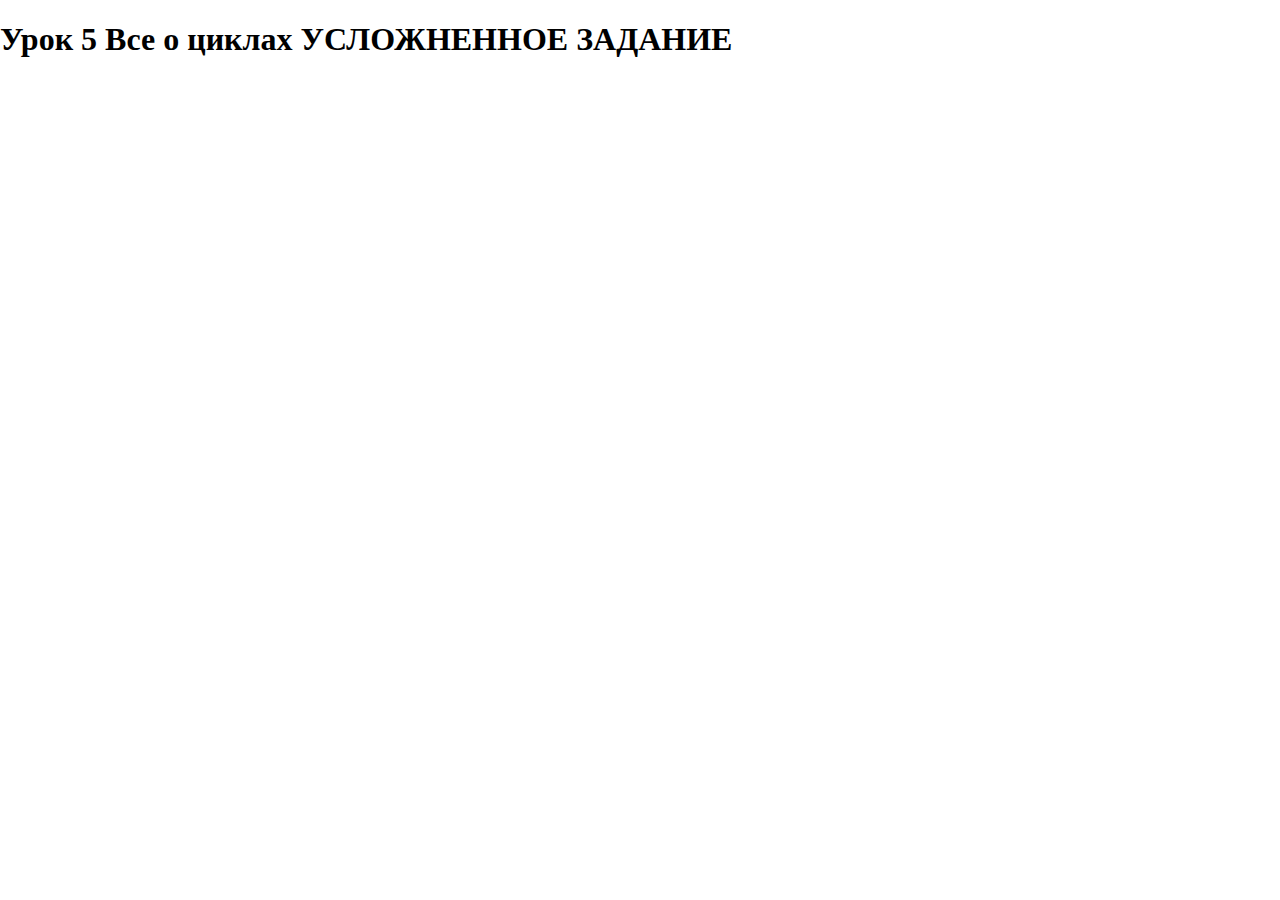
<file: dm_5_ur_complicated/index.html>
<!DOCTYPE html>
<html lang="ru">
<head>
    <meta charset="UTF-8">
    <meta name="viewport" content="width=device-width, initial-scale=1.0">
    <meta http-equiv="X-UA-Compatible" content="ie=edge">
    <title>Урок 5 Все о циклах УСЛОЖНЕННОЕ ЗАДАНИЕ</title>
    <link rel="stylesheet" href="css/style.css">
</head>
<body>
    <h1>Урок 5 Все о циклах УСЛОЖНЕННОЕ ЗАДАНИЕ</h1>
    <script src="js/script.js"></script>
</body>
</html>
</file>
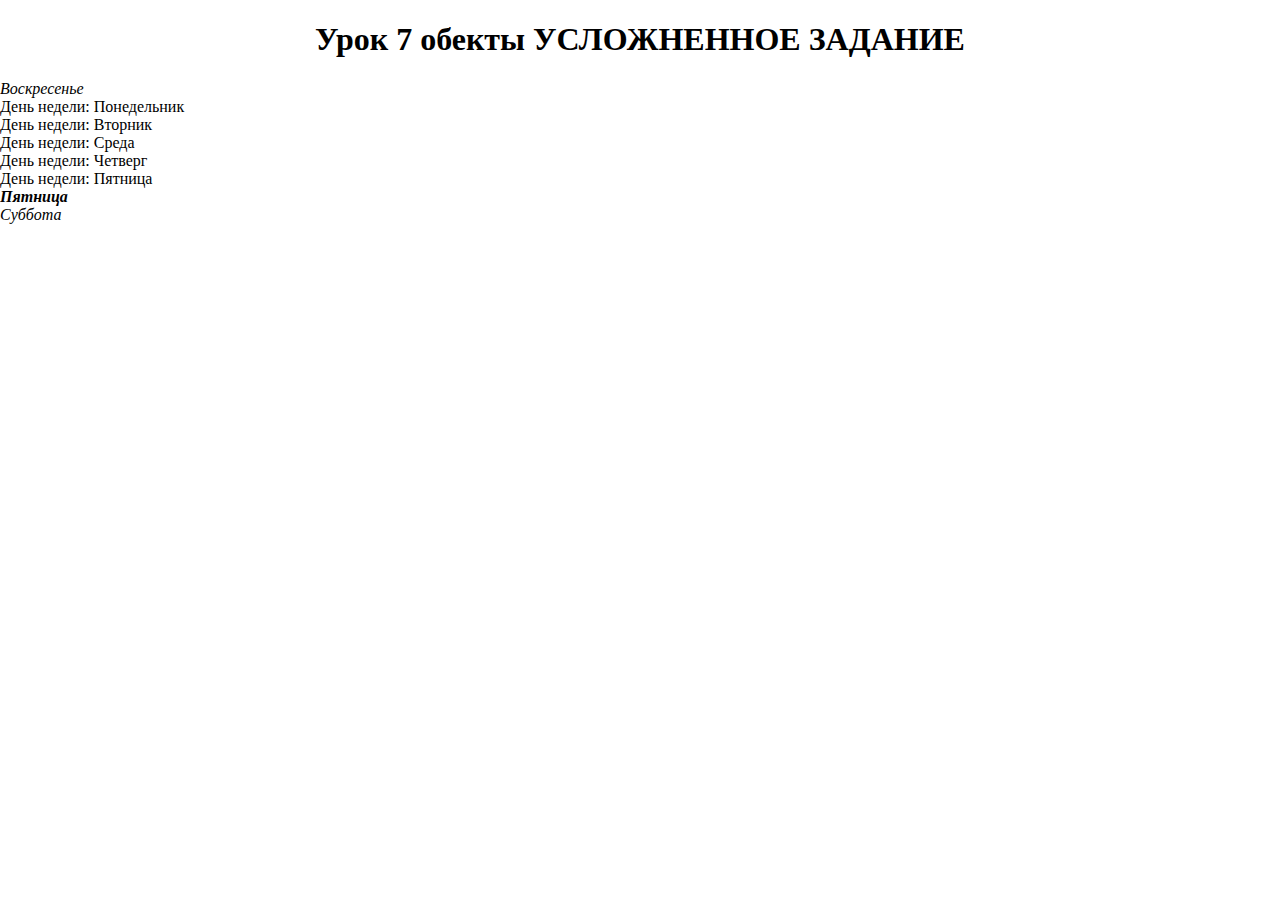
<file: dm_7_ur_complicated/index.html>
<!DOCTYPE html>
<html lang="ru">
<head>
    <meta charset="UTF-8">
    <meta name="viewport" content="width=device-width, initial-scale=1.0">
    <meta http-equiv="X-UA-Compatible" content="ie=edge">
    <title>Урок 7 обекты УСЛОЖНЕННОЕ ЗАДАНИЕ</title>
    <link rel="stylesheet" href="css/style.css">
</head>
<body>
    <h1>Урок 7 обекты УСЛОЖНЕННОЕ ЗАДАНИЕ</h1>
    <dir class="week"></dir>
    <script src="js/script.js" type="application/ecmascript"></script>
</body>
</html>
</file>
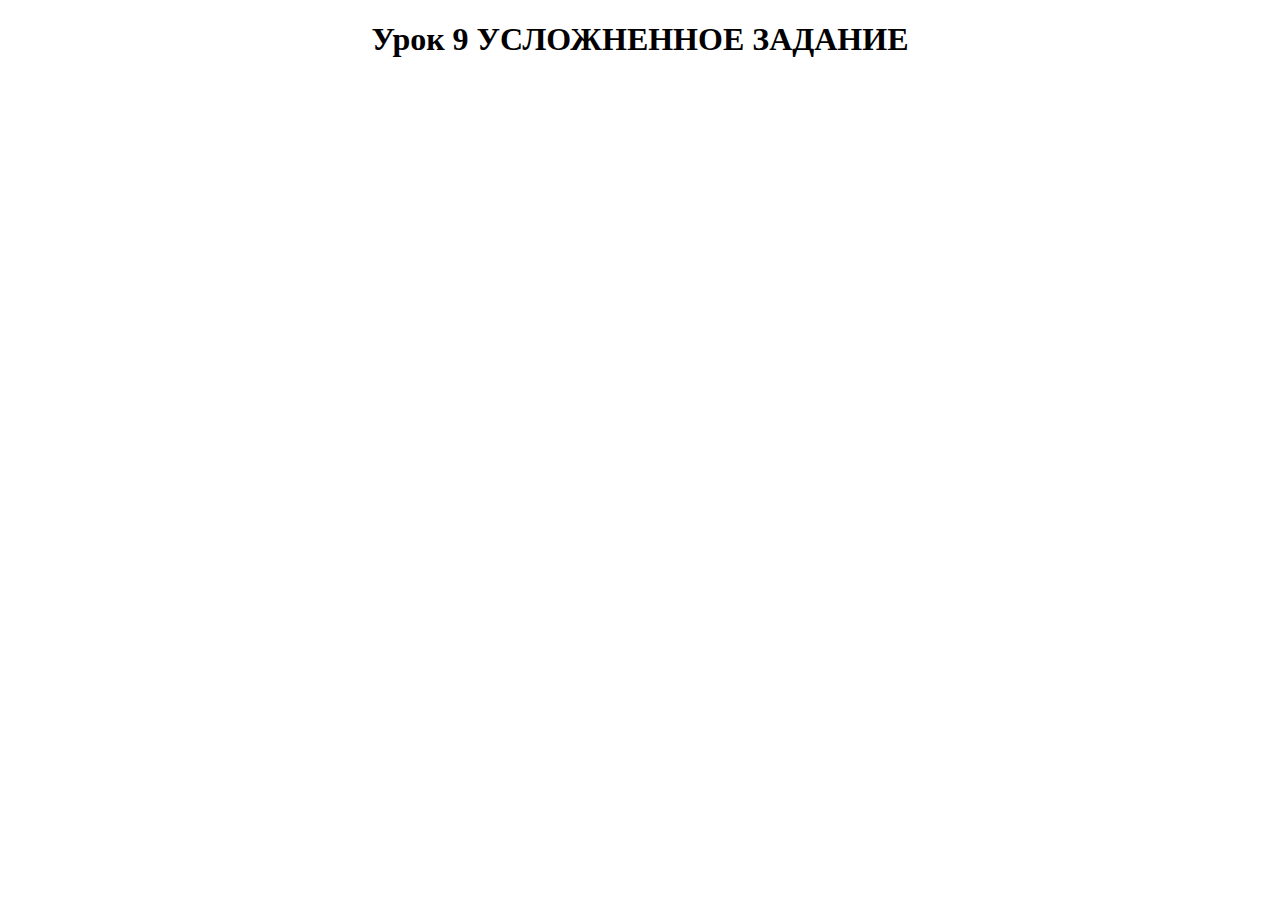
<file: dm_9_ur_complicated/index.html>
<!DOCTYPE html>
<html lang="ru">
<head>
    <meta charset="UTF-8">
    <meta name="viewport" content="width=device-width, initial-scale=1.0">
    <meta http-equiv="X-UA-Compatible" content="ie=edge">
    <title>Урок 9 УСЛОЖНЕННОЕ ЗАДАНИЕ</title>
    <link rel="stylesheet" href="css/style.css">
</head>
<body>
    <h1>Урок 9 УСЛОЖНЕННОЕ ЗАДАНИЕ</h1>
    <div class="week"></div>
    <script src="js/script.js" type="application/ecmascript"></script>
</body>
</html>
</file>
<file: dm_13_ur_complicated/css/style.css>
html, body{
    margin: 0;
    padding: 0;
    height: 100%;    
    background-color: #008d3b;
}

h1{
    margin: 0;
    padding-top: 30px;
    padding-bottom: 30px;
    color: white;
}

.wrapper {
    text-align: center;
    font-size: 30px;
    
    height: 100%;
}

#change{
    padding: 20px 40px;
    font-size: 30px;
    background-color: white;
    border: 1px solid white;
    color: #008d3b;
}
</file>
<file: dm_18_ur_complicated_2/style.css>
html, body{
    margin: 0;
    padding: 0;
}
body{
    background-image: url('https://external-content.duckduckgo.com/iu/?u=https%3A%2F%2Fbipbap.ru%2Fwp-content%2Fuploads%2F2017%2F04%2Fkrasivye-kartinki-Priroda-2278640.jpeg&f=1&nofb=1');
    background-size: cover;
    
}

div{
    position: relative;
}

img{
    width: 100px;
    height: 100px;
}
</file>
<file: dm_22_ur_complicated/css/style.css>
@charset "UTF-8";


html {
    box-sizing: border-box;
}

*,
*::before,
*::after {
    box-sizing: inherit;
}

body {
    background-color: #f9f9f9;
    font-family: Arial, sans-serif;
    font-size: 16px;
    line-height: 1.429;
    color: black;
}


img {
    max-width: 100%;
    height: auto;
}

a {
    text-decoration: none;
    color: inherit;
}

ul {
    list-style: none;
    padding: 0;
    margin: 0;
}

h1, h2, h3, p {
    padding: 0;
    margin: 0;
}


body {
    background: #edf0f1;
    padding: 80px 0 0 0;
}

.todo-container {
    width: 100%;
    float: left;
    padding: 15px;
}

.header {
    width: 100%;
    height: 80px;

    position: fixed;
    padding: 15px;
    top: 0;
    left: 0;
    z-index: 5;

    background-color: steelblue;
    box-shadow: 0 2px 4px rgba(44, 62, 80, 0.15);
    border-bottom-right-radius: 10px;
    border-bottom-left-radius: 10px;
}

.header-input {
    width: 100%;
    height: 50px;
    float: left;
    color: #fff;
    font-size: 15px;
    font-weight: 400;
    text-indent: 18px;
    padding: 0 60px 0 0;
    background: rgba(255, 255, 255, 0.2);
    border-radius: 5px 25px 25px 5px;
    border: 0;
    box-shadow: none;
    outline: none;

    -webkit-appearance: none;
    -moz-appearance: none;
}

.header-input::-webkit-input-placeholder {
    color: rgba(255, 255, 255, 0.75);
}

.header-input:-ms-input-placeholder {
    color: rgba(255, 255, 255, 0.75);
}

.header-button {
    width: 50px;
    height: 50px;
    background: transparent url("../img/plus.png") no-repeat center/cover;
    position: absolute;
    top: 15px;
    right: 15px;
    z-index: 2;

    border-radius: 25px;
    border: 0;
    box-shadow: none;
    outline: none;
    cursor: pointer;

    -webkit-appearance: none;
    -moz-appearance: none;
}


.todo {
    width: 100%;
    float: left;
}

.todo-item {
    width: 100%;
    min-height: 50px;
    float: left;
    font-size: 14px;
    font-weight: 500;
    color: #444;
    line-height: 22px;

    background: #fff;
    border-radius: 5px;
    position: relative;
    box-shadow: 0 1px 2px rgba(44, 62, 80, 0.10);
    margin: 0 0 10px 0;
    padding: 14px 100px 14px 14px;
    word-break: break-word;
}

.todo-item:last-of-type {
    margin: 0;
}

.todo-buttons {
    display: flex;
    justify-content: flex-end;
    position: absolute;
    top: 0;
    right: 0;
}

.todo-buttons button {
    width: 50px;
    height: 50px;
    background-color: transparent;
    background-position: center;
    background-repeat: no-repeat;
    position: relative;
    border: 0;
    box-shadow: none;
    outline: none;
    cursor: pointer;

    -webkit-appearance: none;
    -moz-appearance: none;
}

.todo-buttons .buttons button:last-of-type:before {
    content: '';
    width: 1px;
    height: 30px;
    background: #edf0f1;

    position: absolute;
    top: 10px;
    left: 0;
}

.todo-remove {
     background-image: url("../img/trash.png");
 }

.todo-complete {
    background-image: url("../img/uncheck.png");
}

.todo-edit {
    background-image: url("../img/pencil.png");
}

.todo-completed .todo-complete {
    background-image: url("../img/check.png");
}

.todo-completed {
    position: relative;
    padding: 60px 0 0 0;
}

.todo-completed:before {
    content: '';
    width: 150px;
    height: 1px;
    background: #d8e5e0;

    position: absolute;
    top: 30px;
    left: 50%;

    margin: 0 0 0 -75px;
}

.todo:empty:after {
    content: 'Нет задач';
    margin: 15px 0 0 0;
}

.todo-completed:empty:after {
    content: 'Нет выполненых задач';
}

.todo:after,
.todo-completed:after {
    width: 100%;
    display: block;
    text-align: center;
    font-size: 12px;
    color: #aaa;
}

.delete{
  opacity: 0;
  visibility: hidden;
  transition: opacity 0.5s, visibility 0s linear 0.5s;
}
</file>
<file: dm_29_ur_complicated/style.css>
html, body{
    margin: 0;
    padding: 0;    
}

div{
    margin-top: 10px;
    margin-bottom: 10px;
}

input{
    margin: 0 10px;

}

button{
    margin-bottom: 10px;
}

#conteyners{
    width: 600px;
    background-color: bisque;
    padding: 10px 10px;
}
#konv2>#konvert-valuta{
    margin-left: 20px;
}
</file>
<file: dm_3_ur_complicated/css/style.css>
html, body{
    margin: 0;
    padding: 0;    
}
</file>
<file: dm_4_ur_complicated/css/style.css>
html, body{
    margin: 0;
    padding: 0;    
}
</file>
<file: dm_5_ur_complicated/css/style.css>
html, body{
    margin: 0;
    padding: 0;    
}
</file>
<file: dm_7_ur_complicated/css/style.css>
html, body{
    margin: 0;
    padding: 0;    
}

h1 {
    text-align: center;
}
</file>
<file: dm_9_ur_complicated/css/style.css>
html, body{
    margin: 0;
    padding: 0;    
}

h1 {
    text-align: center;
}
</file>
<file: dm_19_ur_complicated/css/style.min.css>
@font-face{font-family:Roboto;src:url(../fonts/Roboto-Light.eot);src:url(../fonts/Roboto-Light.eot?#iefix) format("embedded-opentype"),url(../fonts/Roboto-Light.woff2) format("woff2"),url(../fonts/Roboto-Light.woff) format("woff"),url(../fonts/Roboto-Light.ttf) format("truetype"),url(../fonts/Roboto-Light.svg#Roboto-Light) format("svg");font-weight:300;font-style:normal;font-display:swap}@font-face{font-family:Roboto;src:url(../fonts/Roboto-Regular.eot);src:url(../fonts/Roboto-Regular.eot?#iefix) format("embedded-opentype"),url(../fonts/Roboto-Regular.woff2) format("woff2"),url(../fonts/Roboto-Regular.woff) format("woff"),url(../fonts/Roboto-Regular.ttf) format("truetype"),url(../fonts/Roboto-Regular.svg#Roboto-Regular) format("svg");font-weight:400;font-style:normal;font-display:swap}@font-face{font-family:Roboto;src:url(../fonts/Roboto-Medium.eot);src:url(../fonts/Roboto-Medium.eot?#iefix) format("embedded-opentype"),url(../fonts/Roboto-Medium.woff2) format("woff2"),url(../fonts/Roboto-Medium.woff) format("woff"),url(../fonts/Roboto-Medium.ttf) format("truetype"),url(../fonts/Roboto-Medium.svg#Roboto-Medium) format("svg");font-weight:500;font-style:normal;font-display:swap}@font-face{font-family:Roboto;src:url(../fonts/Roboto-Bold.eot);src:url(../fonts/Roboto-Bold.eot?#iefix) format("embedded-opentype"),url(../fonts/Roboto-Bold.woff2) format("woff2"),url(../fonts/Roboto-Bold.woff) format("woff"),url(../fonts/Roboto-Bold.ttf) format("truetype"),url(../fonts/Roboto-Bold.svg#Roboto-Bold) format("svg");font-weight:700;font-style:normal;font-display:swap}html{font-size:10px}.flex{display:-webkit-box;display:-ms-flexbox;display:flex;-ms-flex-wrap:wrap;flex-wrap:wrap}img{max-width:100%}body{font-family:Roboto,sans-serif;font-weight:400;text-align:center;font-size:1.8rem}body .container{max-width:1140px}body .btn.active.focus,body .btn.active:focus,body .btn.focus,body .btn:active.focus,body .btn:active:focus,body .btn:focus{outline:0}body a:focus,body button:active,body button:focus,body input:focus,body textarea:focus{outline:0}body .menu:hover{cursor:pointer}body menu{position:fixed;width:50%;height:100vh;background-color:#000;opacity:.9;left:0;margin:0;top:0;z-index:99;display:-webkit-box;display:-ms-flexbox;display:flex;-webkit-box-align:center;-ms-flex-align:center;align-items:center;-webkit-box-pack:center;-ms-flex-pack:center;justify-content:center;-webkit-transform:translateX(-100%);transform:translateX(-100%)}body .active-menu{-webkit-transition:1s;transition:1s;-webkit-transform:translateX(100%);transform:translateX(100%)}body ul{list-style:none;padding:0;margin:0;line-height:3}body li a{font-size:2rem;color:#fff}body a:hover{text-decoration:none;color:#19b5fe}body p{font-weight:300;margin:0}body .close-btn{position:fixed;top:30px;left:30px;font-size:3rem;-webkit-transition:.2s;transition:.2s;-webkit-transform-origin:50% 53%;transform-origin:50% 53%;display:block;line-height:3rem;text-align:center;width:3rem;height:3rem;color:#19b5fe}body .close-btn:hover{-webkit-transform:rotate(180deg);transform:rotate(180deg)}body .underline{display:inline-block;border-bottom:1px solid #19b5fe;width:38rem;margin-bottom:3rem}body h1{font-size:4.8rem;font-family:Roboto,sans-serif;font-weight:700;letter-spacing:.1px;line-height:.9}body h2{font-size:3.6rem;font-weight:300;margin-bottom:2rem}body .description{font-size:2.5rem}body small{font-size:1.2rem}body .main-form input{width:29rem;height:5rem;border-radius:5rem;font-size:1.3rem;border:none;padding-left:2.7rem;color:#000}body .form-btn{display:block;font-size:1.6rem;color:#fff;font-family:Roboto,sans-serif;font-weight:500;background-color:#19b5fe;border-radius:5rem;width:23rem;height:6rem;margin-top:20px}body .btn.focus,body .btn:focus,body .btn:hover{color:#fff}body button:hover{background-color:#ade4f4}main{padding-top:1rem;padding-bottom:2.6rem;background:url(../images/main-bg.jpg) center/cover no-repeat fixed;color:#fff}main h2{font-family:Roboto,sans-serif;font-weight:700}main header{text-align:left;padding-top:3rem;padding-bottom:3rem}main header .menu{text-align:center}main header .menu small{text-transform:uppercase}main header .logo-img{max-width:100%}main header .phone-media{text-align:left;display:-webkit-box;display:-ms-flexbox;display:flex;-webkit-box-align:center;-ms-flex-align:center;align-items:center}main header .phone-media .media-object{margin-top:8px;margin-right:10px}main header .phone-media .media-body small{font-size:1.15rem}main header .phone-media .phone{font-family:Roboto,sans-serif;font-weight:400;font-size:2rem}main header .main-header{margin-bottom:2rem}main .timer{margin-top:3rem;margin-bottom:6rem}main .timer-action,main .timer-title{font-weight:300}main .timer-title{font-size:2.2rem}main .timer-action{margin-top:3rem}main .timer-numbers{font-size:6rem}main .main-form-input{display:inline-block;width:96rem;height:8rem;border:1px solid #fefefe}main .main-form-input input{-webkit-transform:translateY(-3rem);transform:translateY(-3rem)}main .main-form .form-btn{display:inline-block;text-align:center;-webkit-transform:translateY(-4rem);transform:translateY(-4rem)}main a{display:inline-block;margin:3rem auto;-webkit-transition:1s;transition:1s}.service{background-color:#f2f8f9;padding:5rem}.service-header{border:1px solid #19b5fe;border-radius:3rem;margin-bottom:3rem;display:-webkit-box;display:-ms-flexbox;display:flex;-ms-flex-wrap:wrap;flex-wrap:wrap;-webkit-box-pack:justify;-ms-flex-pack:justify;justify-content:space-between}.service-header-tab{-webkit-box-flex:1;-ms-flex-positive:1;flex-grow:1;height:auto;text-transform:uppercase;vertical-align:middle;padding:.5rem 1rem;cursor:pointer;margin:0;font-weight:400;color:#19b5fe;font-size:2rem}.service-header-tab.active{background-color:#19b5fe;border-radius:3rem;color:#fff!important}.service-header-tab span{font-weight:700}.service .description{font-weight:300;color:#19b5fe}.service .service-outer{text-align:left}.service .service-inner{padding:14% 0 0}.service img{width:100%}.portfolio{padding:5rem 0}.portfolio-content{position:relative;height:775px;margin:0 auto;display:block}@media (max-width:1024px){.portfolio-content{height:650px}}.portfolio-item{position:absolute;top:50%;left:50%;-webkit-transform:translate(-50%,-50%);transform:translate(-50%,-50%);width:100%;opacity:0;-webkit-transition:opacity .5s;transition:opacity .5s}.portfolio-item img{height:auto;width:100%;position:absolute;top:50%;left:50%;-webkit-transform:translate(-50%,-50%);transform:translate(-50%,-50%)}.portfolio-item-active{opacity:1;-webkit-transition:opacity .5s;transition:opacity .5s}.portfolio-btn{position:absolute;cursor:pointer;top:50%;z-index:5;width:50px;height:50px;background-color:rgba(0,0,0,.5);background-repeat:no-repeat;background-size:34px;border-radius:50%;-webkit-transition:background-color .2s;transition:background-color .2s}.portfolio-btn.prev{left:20px;background-image:url(../images/icons/left-arrow.svg);background-position:25% 50%}.portfolio-btn.next{right:20px;background-image:url(../images/icons/right-arrow.svg);background-position:75% 50%}.portfolio-btn:hover{background-color:rgba(0,0,0,.8);-webkit-transition:background-color .2s;transition:background-color .2s}.portfolio-dots{position:absolute;bottom:20px;width:100%;margin:20px auto 0;display:-webkit-box;display:-ms-flexbox;display:flex;-webkit-box-pack:center;-ms-flex-pack:center;justify-content:center;z-index:5}.portfolio-dots .dot{cursor:pointer;height:16px;width:16px;margin:0 10px;border-radius:50%;border:solid #fff;display:inline-block;-webkit-transition:background-color,-webkit-transform .4s;transition:background-color,transform .4s,-webkit-transform .4s}.portfolio-dots .dot-active{background-color:#19b5fe;-webkit-transform:scale(1.2);transform:scale(1.2)}.portfolio-dots .dot:hover{background-color:#53c6fe;-webkit-transform:scale(1.2);transform:scale(1.2)}.prove{padding:5rem;background-color:#f2f8f9}.prove img{border-bottom:1px solid #19b5fe;padding-bottom:1rem}.companies{padding:5rem}.companies .companies-hor{width:100%;margin-bottom:6.4rem}.companies .companies-hor-item{margin:0 1.2rem;display:inline-block;height:140px}.companies img{vertical-align:middle}.command{background-color:#f2f8f9;padding:5.5rem}.command p{margin-bottom:5rem}.command .description{font-weight:300;color:#19b5fe}.command .quote{position:relative}.command .quote .description{font-size:3rem;color:#000}.command .quote p{margin-bottom:0}.command .quote span{display:inline-block;margin-top:1rem;font-family:Roboto,sans-serif;font-weight:700}.command .quote .cov-left{position:absolute;top:-.5rem;left:1.5rem}.command .quote .cov-right{position:absolute;bottom:-.5rem;right:1rem}.command img{margin-bottom:1rem}.command__photo{width:225px;border-radius:50%}.calc{padding:5rem;background-color:#f2f8f9}.calc img{margin:auto;width:100%}.calc-block{display:-webkit-box;display:-ms-flexbox;display:flex;-ms-flex-wrap:wrap;flex-wrap:wrap;-ms-flex-pack:distribute;justify-content:space-around;margin:auto}.calc-item{-ms-flex-preferred-size:48%;flex-basis:48%;min-width:200px;height:47px;border-radius:1rem;border:1px solid #19b5fe;margin:15px 0;color:#464646;font-size:13px;font-weight:400;padding-left:18px;outline:transparent}.calc-total{border-bottom:1px solid #000;-ms-flex-preferred-size:48%;flex-basis:48%;color:#19b5fe;font-size:18px;text-align:left;padding:0 15px;line-height:26px;min-width:200px}.calc-total span{float:right;font-size:20px;font-weight:700}.calc-mini{margin:34px auto 0;color:#19b5fe;font-size:12px;font-weight:400;max-width:435px}.calc input[type=number]{-moz-appearance:textfield}.calc input[type=number]:focus,.calc input[type=number]:hover{-moz-appearance:number-input}.calc input[type=number]::-webkit-inner-spin-button,.calc input[type=number]::-webkit-outer-spin-button{-webkit-appearance:none;margin:0}.connect{padding-top:5rem;padding-bottom:5rem;background-image:url(../images/connect/connect-bg.jpg);background-attachment:fixed;background-position:center;color:#fff}.connect .row{margin-left:0;margin-right:0}.connect .form-btn{margin:auto}.connect .description{font-weight:300;margin-top:-2rem;margin-bottom:4rem}.connect .underline{border-bottom:1px solid #fff}.connect .footer-form .top-form{width:100%;height:4.9rem;border-radius:.7rem;font-size:1.3rem;border:none;padding-left:1.7rem;color:#000}.connect .footer-form .mess{width:100%;border-radius:1rem;font-size:1.3rem;border:none;padding-top:1rem;padding-left:1.7rem;padding-bottom:6rem;color:#000;margin-top:2rem;margin-bottom:2rem;height:10rem}.connect-adress{text-align:left}.connect-adress img,.connect-adress p{display:inline-block}.connect-adress img{border:1px solid #fff;border-radius:3px;padding:5px;margin-right:1rem}.connect p{text-align:left}footer{background-color:#24241f;padding:5rem;text-align:left;color:#fff}footer a{font-weight:300;color:#fff}footer a img{text-align:center;border:1px solid #fff;border-radius:3px;padding:.5rem;height:3rem;width:3rem}footer .line{margin:3rem auto;border-bottom:1px solid #fff}footer .web{text-align:right}.popup{display:none;position:fixed;left:0;top:0;bottom:0;width:100%;height:100%;z-index:9;background-color:rgba(0,0,0,.5)}.popup .main-form input{display:block;left:0;width:100%;margin-right:0;margin-top:1.5rem}.popup h3{color:#fff}.popup .popup-content{position:fixed;text-align:center;width:40rem;left:38%;top:10%;-webkit-transform:translateX(-50px);transform:translateX(-50px);padding:2rem 6rem;background-color:#24241f}.popup .form-btn{width:100%;margin-bottom:3rem;margin-top:1.5rem}.popup .popup-close{position:absolute;z-index:999999;top:0;right:1rem;width:2rem;text-align:center;border:none;background:#24241f;font-size:3rem;color:#19b5fe}.thanks-block{padding-top:10rem;background-image:url(../images/main-bg.jpg);background-position:center;text-align:center;height:50rem}.thanks-block h2{color:#19b5fe;margin-bottom:2rem}.thanks-block h3{font-size:2rem;color:#19b5fe;margin-bottom:2rem}.thanks-block h4{font-size:2rem;text-transform:uppercase}.thanks-block a{color:#fff}@media (max-width:991px){body{font-size:1.5rem}body h1{font-size:4rem}body h2{font-size:3rem}body .main-form input{display:block}body .connect .col-sm-12{padding-left:0}body .connect .footer-form input{display:block;margin-bottom:1rem}body .form-btn{margin-left:0}main header .phone-media .phone{font-size:1.8rem}main .description{margin-bottom:2rem}main .main-form-input{width:100%;border:none;height:auto}main .main-form-input input{-webkit-transform:translateY(0);transform:translateY(0);display:inline-block;text-align:center;margin-bottom:1rem;padding-left:0}main .main-form .form-btn{margin:auto;-webkit-transform:translateY(0);transform:translateY(0)}.service-inner{padding:0}.service img{margin-bottom:5rem}.portfolio-content{height:565px;width:100%}.portfolio a{font-size:1.2rem}.portfolio .row{display:none}.portfolio .slider{display:inline-block;width:360px}.process p{font-size:2.3rem}.calc-mini{max-width:100%}}@media (max-width:767px){body{font-size:1.3rem}body ul{line-height:3}body li a{font-size:1.5rem}body .underline{width:30rem}body h1{font-size:3.3rem}body h2{font-size:2.5rem}body .description{font-size:2rem}main a{margin:1rem auto}main header{padding-top:1rem;padding-bottom:1rem}main header .phone-media{text-align:left;line-height:1.5rem}main header .phone-media .phone{font-family:Roboto,sans-serif;font-size:1.3rem;font-weight:700}.service .description,main .main-form .form-btn{margin-top:3rem}.service-inner{padding:0}.portfolio{height:100%}.portfolio-content{height:400px}.portfolio-dots{display:none}.portfolio a{font-size:1rem}.portfolio .tabs ul{border:none}.portfolio .tabs ul li{margin-bottom:1rem;border:1px solid #19b5fe;border-radius:3rem}.process .circle{display:block;margin:0 auto}.process p{padding:0;margin-top:0;margin-bottom:3rem}.command .quote img,.process img{display:none}.connect .col-sm-12{padding-right:0}.connect .form-btn{width:100%;height:5rem;font-size:1.3rem;margin-bottom:1rem}footer .web{text-align:left}.popup .popup-content{left:30%}}@media (max-width:690px){body .form-btn{height:4rem}.popup-content{left:25%}.portfolio-btn{width:40px;height:40px}.portfolio-btn.next{right:10px}.portfolio-btn.prev{left:10px}}@media (max-width:575px){.service img{display:none}.calc-mini{max-width:330px}}@media (max-width:500px){.popup .popup-content{left:18%}.portfolio-content{height:240px}}@media (max-width:448px){body nav{width:100%}body .active-menu{-webkit-transform:translateX(0);transform:translateX(0)}body .underline{width:100%}body h1{font-size:2.2rem}body h2{font-size:2rem}body .description{font-size:1.5rem}main header{padding-bottom:0}main header .phone-media img,main header .phone-media small{display:none}main header .menu,main header .phone-media .phone{margin-top:1rem}main header .menu small{display:none}.service .form-btn{width:16rem;height:5rem}.process p{font-size:1.8rem}.command img{width:100%}.popup .popup-content{left:15%;width:100%}.portfolio-btn{width:35px;height:35px}.portfolio-btn.next{right:5px}.portfolio-btn.prev{left:5px}}
</file>
